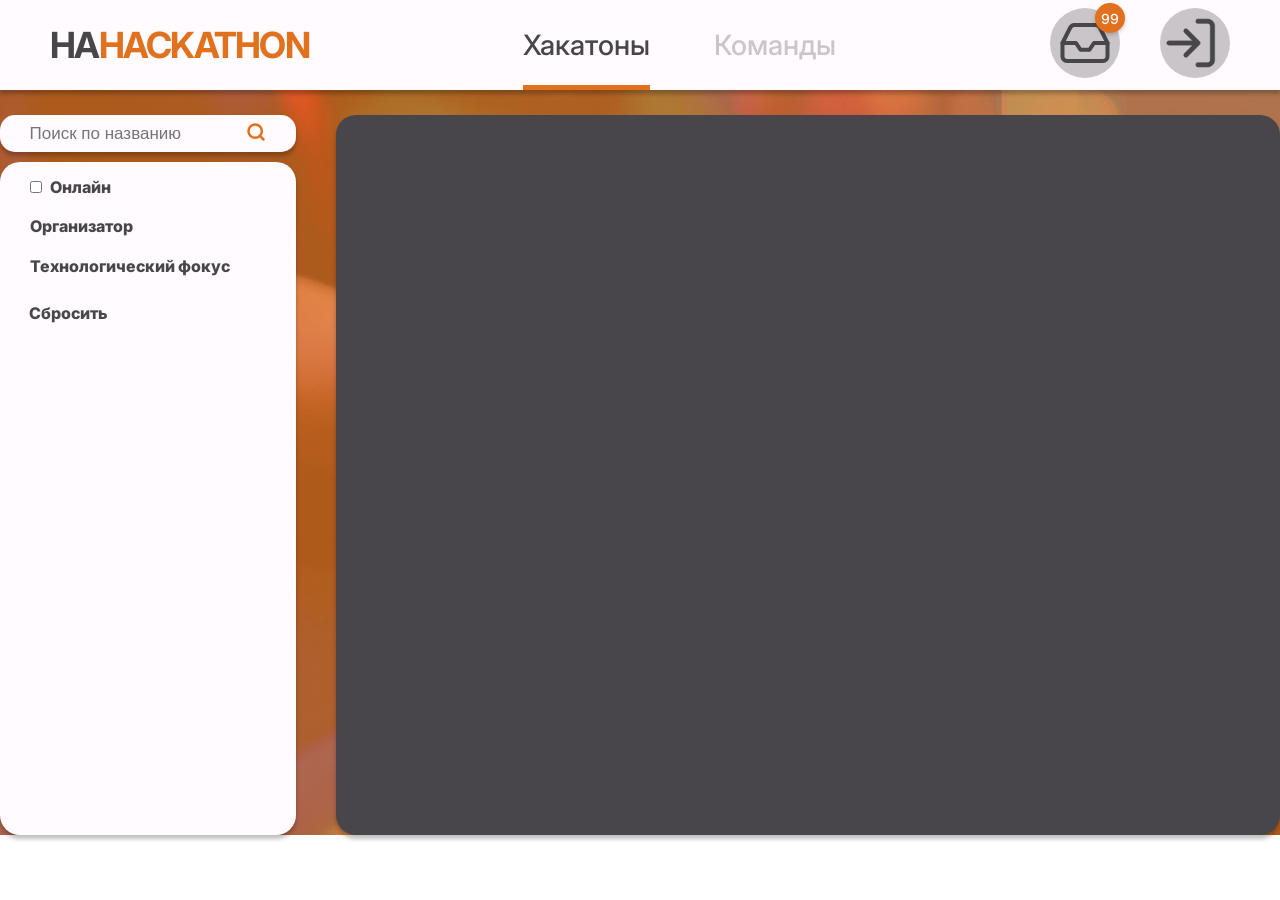
<file: index.html>
<!DOCTYPE html>
<html lang="en">
<head>
    <meta charset="UTF-8">
    <meta name="viewport" content="width=device-width, initial-scale=1.0">
    <link rel="stylesheet" href="css/style.css">
    <script src="js/config.js"></script>
    <script src="js/hackathons.js" defer></script>
    <title>Хакатоны</title>
</head>
<body>
    <header>
        <div class="logo"><span>HA</span>HACKATHON</div>
        <div class="menu">
            <div class="active">
                <a href="index.html">Хакатоны</a>
                <div></div>
            </div>
            <div class="inactive">
                <a href="teams.html">Команды</a>
                <div></div>
            </div>
        </div>
        <div class="circles">
            <button class="notification">
                <div class="icon"><img src="svg/inbox.svg"></div>
                <div class="count">99</div>
            </button>
            <a class="profile" href="auth.html"><img src="img/log_in.png"></a>
        </div>
    </header>
    <div class="content">
        <div class="left-menu">
            <div class="search-hackathon">
                <form>
                    <input type="text" placeholder="Поиск по названию" name="search" id="search-input">
                    <button onclick="handleSearch(event)"><img src="img/search.svg"></button>
                </form>
            </div>
            <form class="filter-section">
                <div class="filter-group">
                    <label class="online"><input type="checkbox" name="online" value="true">Онлайн</label>
                </div>
                
                <div class="filter-group">
                    <div class="filter-title">Организатор</div>
                    <div id="org" class="filter-content">
                    </div>
                </div>
                
                <div class="filter-group">
                    <div class="filter-title">Технологический фокус</div>
                    <div id="tf" class="filter-content">
                    </div>
                </div>
                <button class="clear_filter_btn" onclick="resetFilters(event)">Сбросить</button>
            </form>
        </div>
        <div class="hackathons-container"></div>
    </div>
</body>
</html>
</file>
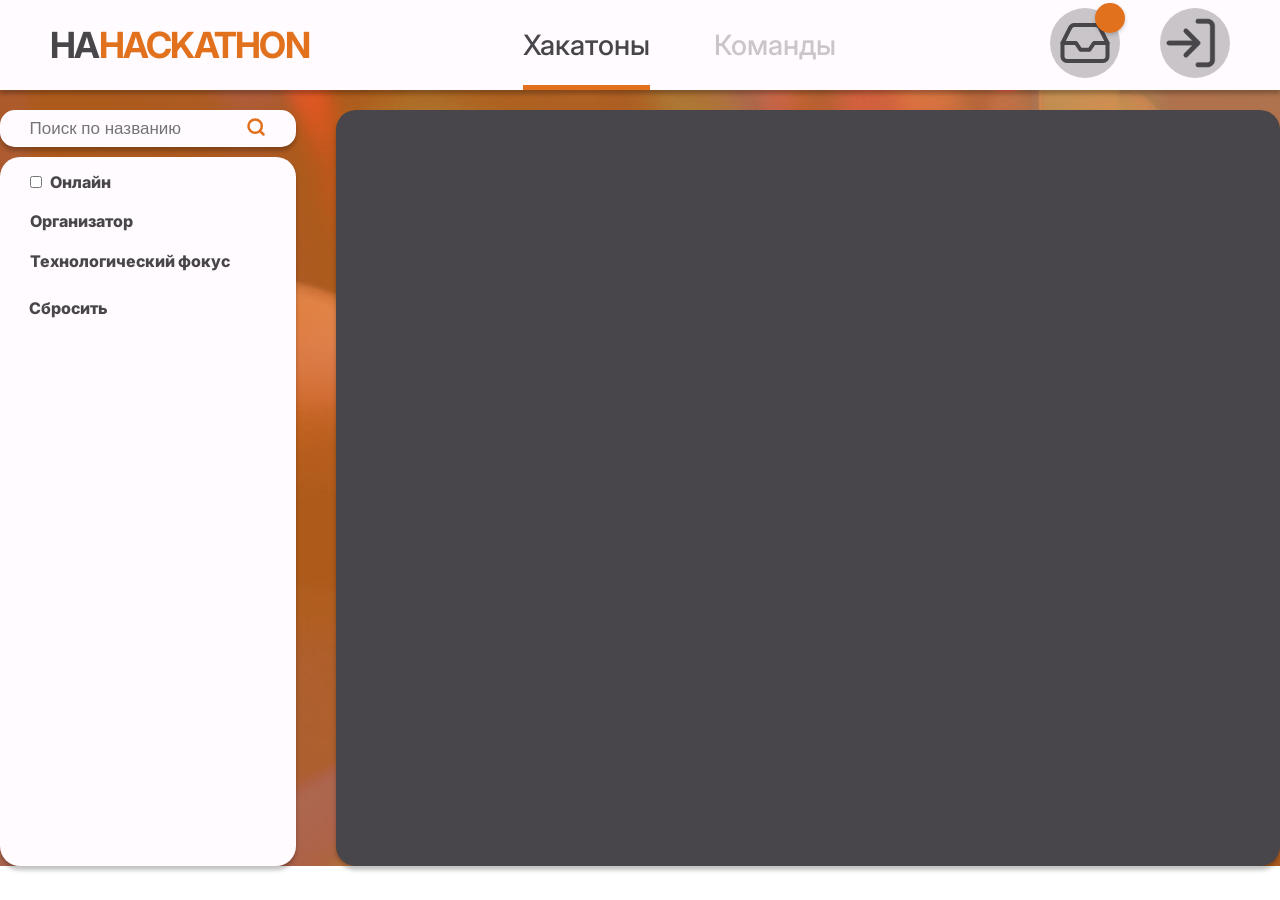
<file: static/index.html>
<!DOCTYPE html>
<html lang="en">
<head>
    <meta charset="UTF-8">
    <meta name="viewport" content="width=device-width, initial-scale=1.0">
    <link rel="stylesheet" href="css/style.css">
    <script src="js/config.js" defer></script>
    <script src="js/header.js" defer></script>
    <script src="js/hackathons.js" defer></script>
    <title>Хакатоны</title>
</head>
<body>
    <header>
        <div class="logo"><span>HA</span>HACKATHON</div>
        <div class="menu">
            <div class="active">
                <a href="index.html">Хакатоны</a>
                <div></div>
            </div>
            <div class="inactive">
                <a href="teams.html">Команды</a>
                <div></div>
            </div>
        </div>
        <div class="circles">
            <button id="notification" class="notification">
                <div class="icon"><img src="svg/inbox.svg"></div>
                <div id="notification-count" class="count"></div>
            </button>
            <a class="profile" href="auth.html" id="profile-link"><img src="img/log_in.png" id="profile-avatar"></a>
        </div>
    </header>
    <div class="content">
        <div id="notifications-popup" class="popup">
            <div class="popup-title">Уведомления</div>
            <div id="notifications-container" class="notifications-container">
            </div>
        </div>
        <div id="notification-modal" class="modal">
            <div class="modal-content">
                <span class="close-modal">&times;</span>
                <p class="modal-title" id="modal-title"></p>
                <p id="modal-text"></p>
            </div>
        </div>
        <div class="left-menu">
            <div class="search-hackathon">
                <form>
                    <input type="text" placeholder="Поиск по названию" name="search" id="search-input">
                    <button onclick="handleSearch(event)"><img src="img/search.svg"></button>
                </form>
            </div>
            <form class="filter-section">
                <div class="filter-group">
                    <label class="online"><input type="checkbox" name="online" value="true">Онлайн</label>
                </div>
                
                <div class="filter-group">
                    <div class="filter-title">Организатор</div>
                    <div id="org" class="filter-content">
                    </div>
                </div>
                
                <div class="filter-group">
                    <div class="filter-title">Технологический фокус</div>
                    <div id="tf" class="filter-content">
                    </div>
                </div>
                <button class="clear_filter_btn" onclick="resetFilters(event)">Сбросить</button>
            </form>
        </div>
        <div class="hackathons-container"></div>
    </div>
</body>
</html>
</file>
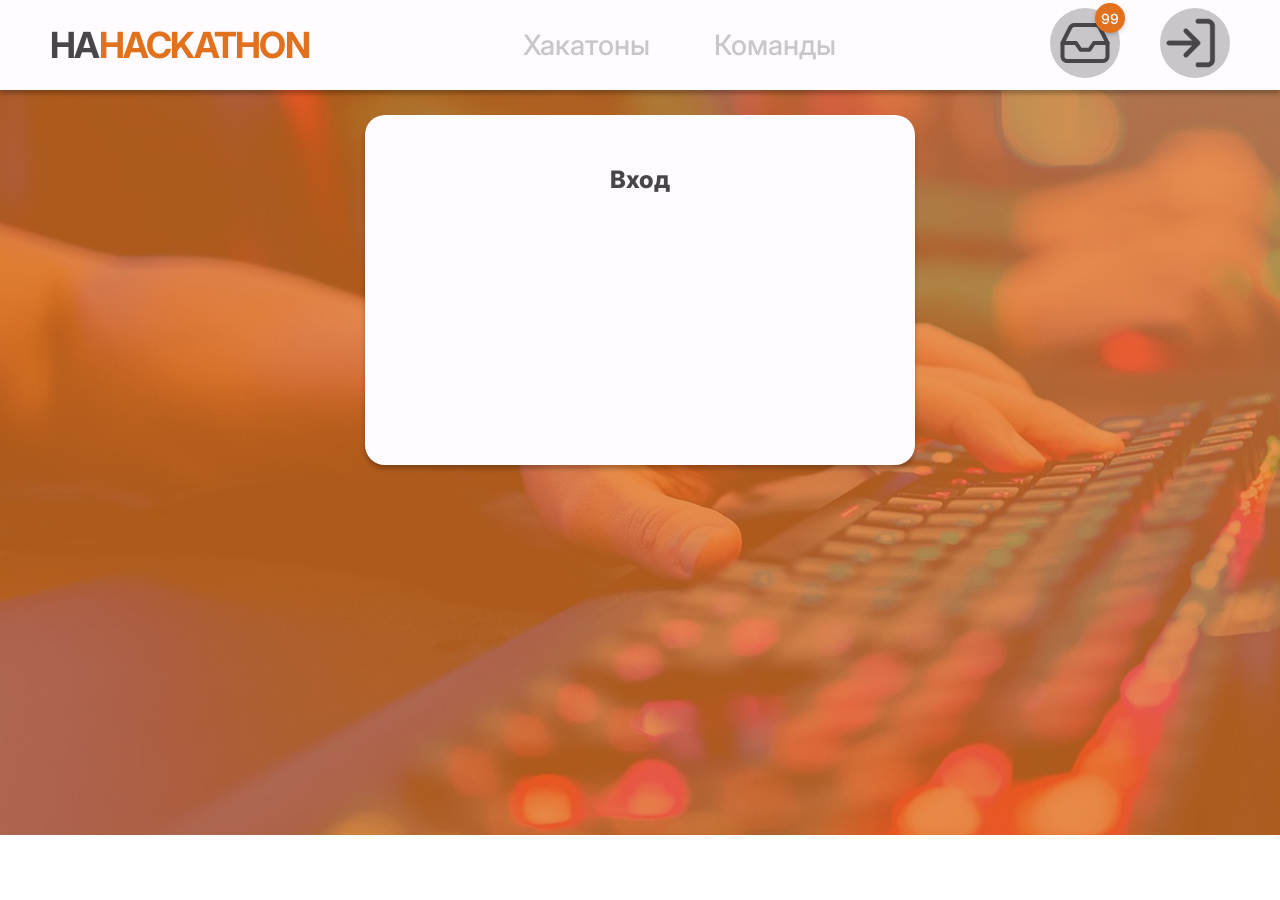
<file: auth.html>
<!DOCTYPE html>
<html lang="en">
<head>
    <meta charset="UTF-8">
    <meta name="viewport" content="width=device-width, initial-scale=1.0">
    <link rel="stylesheet" href="css/style.css">
    <script src="js/config.js"></script>
    <script src="js/auth.js"></script>
    <title>Команды</title>
</head>
<body>
    <header>
        <div class="logo"><span>HA</span>HACKATHON</div>
        <div class="menu">
            <div class="inactive">
                <a href="index.html">Хакатоны</a>
                <div></div>
            </div>
            <div class="inactive">
                <a href="teams.html">Команды</a>
                <div></div>
            </div>
        </div>
        <div class="circles">
            <button class="notification">
                <div class="icon"><img src="svg/inbox.svg"></div>
                <div class="count">99</div>
            </button>
            <a class="profile" href="profile.html"><img src="img/log_in.png"></a>
        </div>
    </header>
    <div class="content">
        <div class="log-in">
            <p>Вход</p>
            <script async src="https://telegram.org/js/telegram-widget.js?7"
                data-telegram-login="hahackathon_bot" 
                data-size="large"
                data-userpic="false"
                data-radius="10"
                data-request-access="write"
                data-userpic="false"
                data-onauth="onTelegramAuth(user)"
                data-lang="ru">
            </script>
        </div>
    </div>
</body>
</html>
</file>
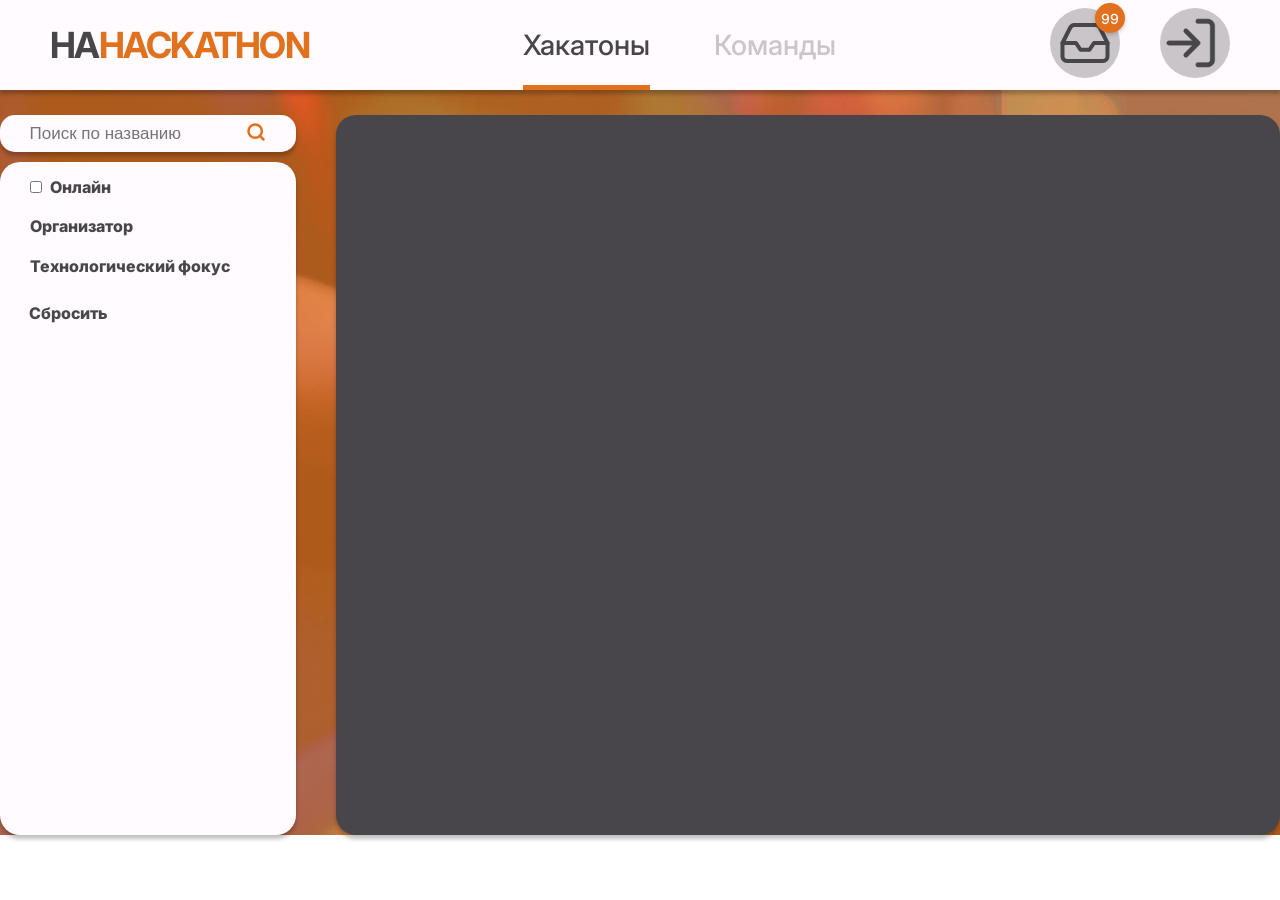
<file: hackathons.html>
<!DOCTYPE html>
<html lang="en">
<head>
    <meta charset="UTF-8">
    <meta name="viewport" content="width=device-width, initial-scale=1.0">
    <link rel="stylesheet" href="css/style.css">
    <script src="js/hackathons.js" defer></script>
    <title>Хакатоны</title>
</head>
<body>
    <header>
        <div class="logo"><span>HA</span>HACKATHON</div>
        <div class="menu">
            <div class="active">
                <a href="hackathons.html">Хакатоны</a>
                <div></div>
            </div>
            <div class="inactive">
                <a href="teams.html">Команды</a>
                <div></div>
            </div>
        </div>
        <div class="circles">
            <button class="notification">
                <div class="icon"><img src="svg/inbox.svg"></div>
                <div class="count">99</div>
            </button>
            <a class="profile" href="profile.html"><img src="img/log_in.png"></a>
        </div>
    </header>
    <div class="content">
        <div class="left-menu">
            <div class="search-hackathon">
                <form>
                    <input type="text" placeholder="Поиск по названию" name="search" id="search-input">
                    <button onclick="handleSearch(event)"><img src="img/search.svg"></button>
                </form>
            </div>
            <form class="filter-section">
                <div class="filter-group">
                    <label class="online"><input type="checkbox" name="online" value="true">Онлайн</label>
                </div>
                
                <div class="filter-group">
                    <div class="filter-title">Организатор</div>
                    <div id="org" class="filter-content">
                    </div>
                </div>
                
                <div class="filter-group">
                    <div class="filter-title">Технологический фокус</div>
                    <div id="tf" class="filter-content">
                    </div>
                </div>
                <button class="clear_filter_btn" onclick="resetFilters(event)">Сбросить</button>
            </form>
        </div>
        <div class="hackathons-container"></div>
    </div>
</body>
</html>
</file>
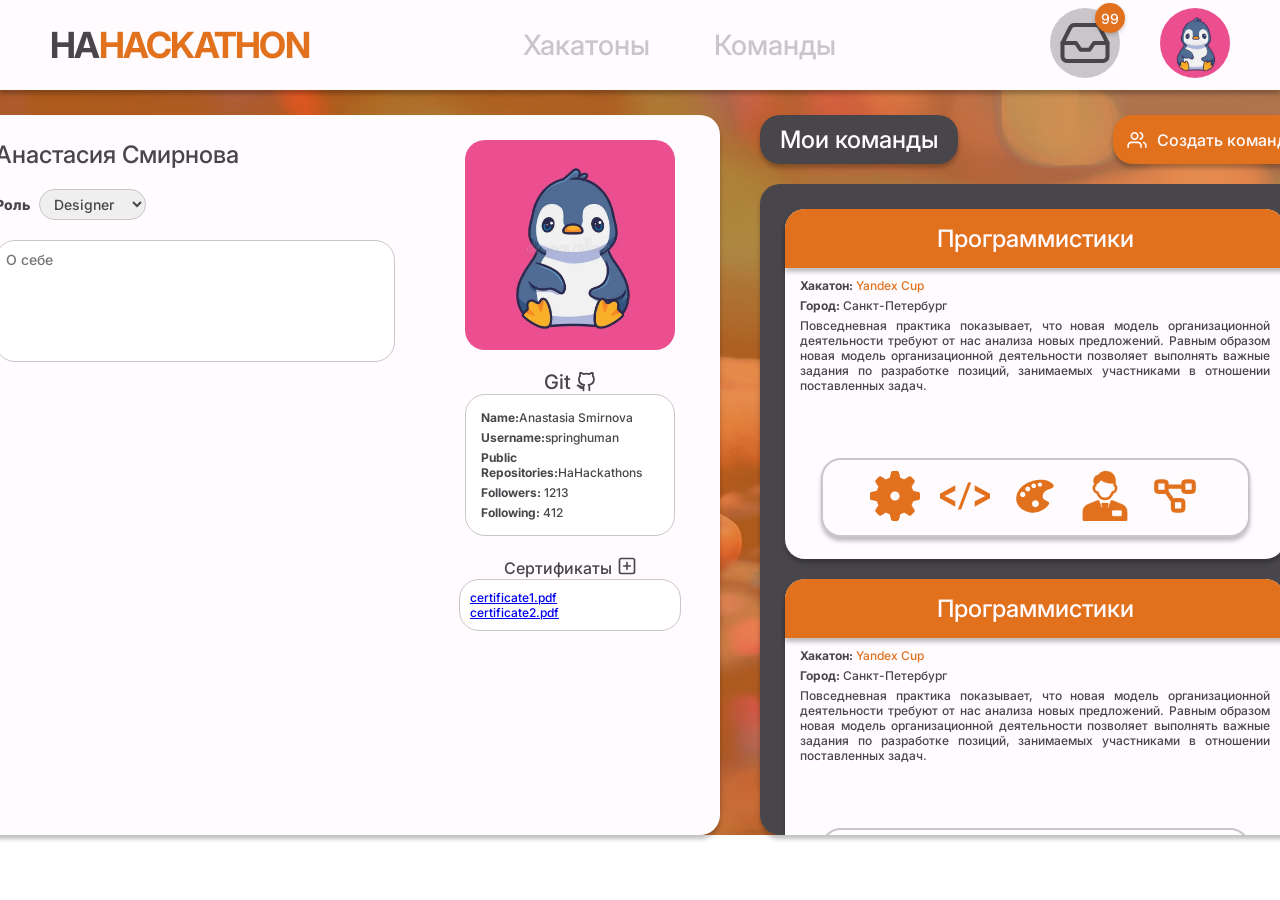
<file: profile-reg.html>
<!DOCTYPE html>
<html lang="en">
<head>
    <meta charset="UTF-8">
    <meta name="viewport" content="width=device-width, initial-scale=1.0">
    <link rel="stylesheet" href="css/style.css">
    <title>Команды</title>
</head>
<body>
    <header>
        <div class="logo"><span>HA</span>HACKATHON</div>
        <div class="menu">
            <div class="inactive">
                <a href="hackathons.html">Хакатоны</a>
                <div></div>
            </div>
            <div class="inactive">
                <a href="teams.html">Команды</a>
                <div></div>
            </div>
        </div>
        <div class="circles">
            <button class="notification">
                <div class="icon"><img src="svg/inbox.svg"></div>
                <div class="count">99</div>
            </button>
            <a class="profile" href="profile.html"><img src="img/profile_photo.jpeg"></a>
        </div>
    </header>
    <div class="content">
        <div class="profile-info">
            <div class="profile-info-left">
                <div class="profile-name">Анастасия Смирнова</div>
                <div class="profile-role">
                    <label for="fruits">Роль</label>
                    <select id="fruits" name="fruits">
                        <option value="apple">Designer</option>
                        <option value="banana">Back-end</option>
                        <option value="orange">Front-end</option>
                    </select>
                </div>
                <textarea name="profile-about-you" class="profile-about-you" placeholder="О себе"></textarea>
                <div class="profile-intersting"></div>
                <div class="skills"></div>
            </div>
            <div class="profile-info-right">
                <img class='profile-img' src="img/profile_photo.jpeg">
                <div class="profile-git">
                    <div class="git-title">
                        <p>Git</p>
                        <img src="img/github.svg">
                    </div>
                    <div class="git-content">
                        <p><strong>Name:</strong>Anastasia Smirnova</p>
                        <p><strong>Username:</strong>springhuman</p>
                        <p><strong>Public Repositories:</strong>HaHackathons</p>
                        <p><strong>Followers:</strong> 1213</p>
                        <p><strong>Following:</strong> 412</p>
                    </div>
                </div>
                <div class="profile-docs">
                    <form action="/upload" method="post" enctype="multipart/form-data">
                        <p>Сертификаты</p>
                        <div class="file-upload">
                            <img src="img/plus-square.svg">
                            <input type="file" name="certificateFile" id="certificateFile" accept=".pdf,.doc,.docx">
                        </div>
                    </form>
                    <ul>
                        <ol><a href="ИСТ-113_Смирнова_АЕ5.pdf" target="_blank">certificate1.pdf</a></ol>
                        <ol><a href="ИСТ-113_Смирнова_АЕ5.pdf" target="_blank">certificate2.pdf</a></ol>
                    </ul>
                </div>
            </div>
        </div>
        <div class="rignt-menu">
            <div class="rignt-menu-top">
                <div class="my-teams-title">Мои команды</div>
                <button class="btn-create-team"><img src="img/create_team.svg">Создать команду</button>
            </div>
            <div class="my-teams">
                <div class="teams-card">
                    <div class="team-name">
                        <p>Программистики</p>
                    </div>
                    <div class="team-info">
                        <p><strong>Хакатон: </strong><a href="hackathons.html">Yandex Cup</a></p>
                        <p><strong>Город: </strong>Санкт-Петербург</p>
                        <p>Повседневная практика показывает, что новая модель организационной деятельности требуют от нас анализа новых предложений. Равным образом новая модель организационной деятельности позволяет выполнять важные задания по разработке позиций, занимаемых участниками в отношении поставленных задач.</p>
                    </div>
                    <div class="team-members">
                        <button type="submit"><img src="img/back.svg"></button>
                        <button type="submit"><img src="img/front.svg"></button>
                        <button type="submit"><img src="img/designer.svg"></button>
                        <button type="submit"><img src="img/project.svg"></button>
                        <button type="submit"><img src="img/sa.svg"></button>
                    </div>
                </div>
                <div class="teams-card">
                    <div class="team-name">
                        <p>Программистики</p>
                    </div>
                    <div class="team-info">
                        <p><strong>Хакатон: </strong><a href="hackathons.html">Yandex Cup</a></p>
                        <p><strong>Город: </strong>Санкт-Петербург</p>
                        <p>Повседневная практика показывает, что новая модель организационной деятельности требуют от нас анализа новых предложений. Равным образом новая модель организационной деятельности позволяет выполнять важные задания по разработке позиций, занимаемых участниками в отношении поставленных задач.</p>
                    </div>
                    <div class="team-members">
                        <button type="submit"><img src="img/back.svg"></button>
                        <button type="submit"><img src="img/front.svg"></button>
                        <button type="submit"><img src="img/designer.svg"></button>
                        <button type="submit"><img src="img/project.svg"></button>
                        <button type="submit"><img src="img/sa.svg"></button>
                    </div>
                </div>
                <div class="teams-card">
                    <div class="team-name">
                        <p>Программистики</p>
                    </div>
                    <div class="team-info">
                        <p><strong>Хакатон: </strong><a href="hackathons.html">Yandex Cup</a></p>
                        <p><strong>Город: </strong>Санкт-Петербург</p>
                        <p>Повседневная практика показывает, что новая модель организационной деятельности требуют от нас анализа новых предложений. Равным образом новая модель организационной деятельности позволяет выполнять важные задания по разработке позиций, занимаемых участниками в отношении поставленных задач.</p>
                    </div>
                    <div class="team-members">
                        <button type="submit"><img src="img/back.svg"></button>
                        <button type="submit"><img src="img/front.svg"></button>
                        <button type="submit"><img src="img/designer.svg"></button>
                        <button type="submit"><img src="img/project.svg"></button>
                        <button type="submit"><img src="img/sa.svg"></button>
                    </div>
                </div>
            </div>
        </div>
    </div>
</body>
</html>
</file>
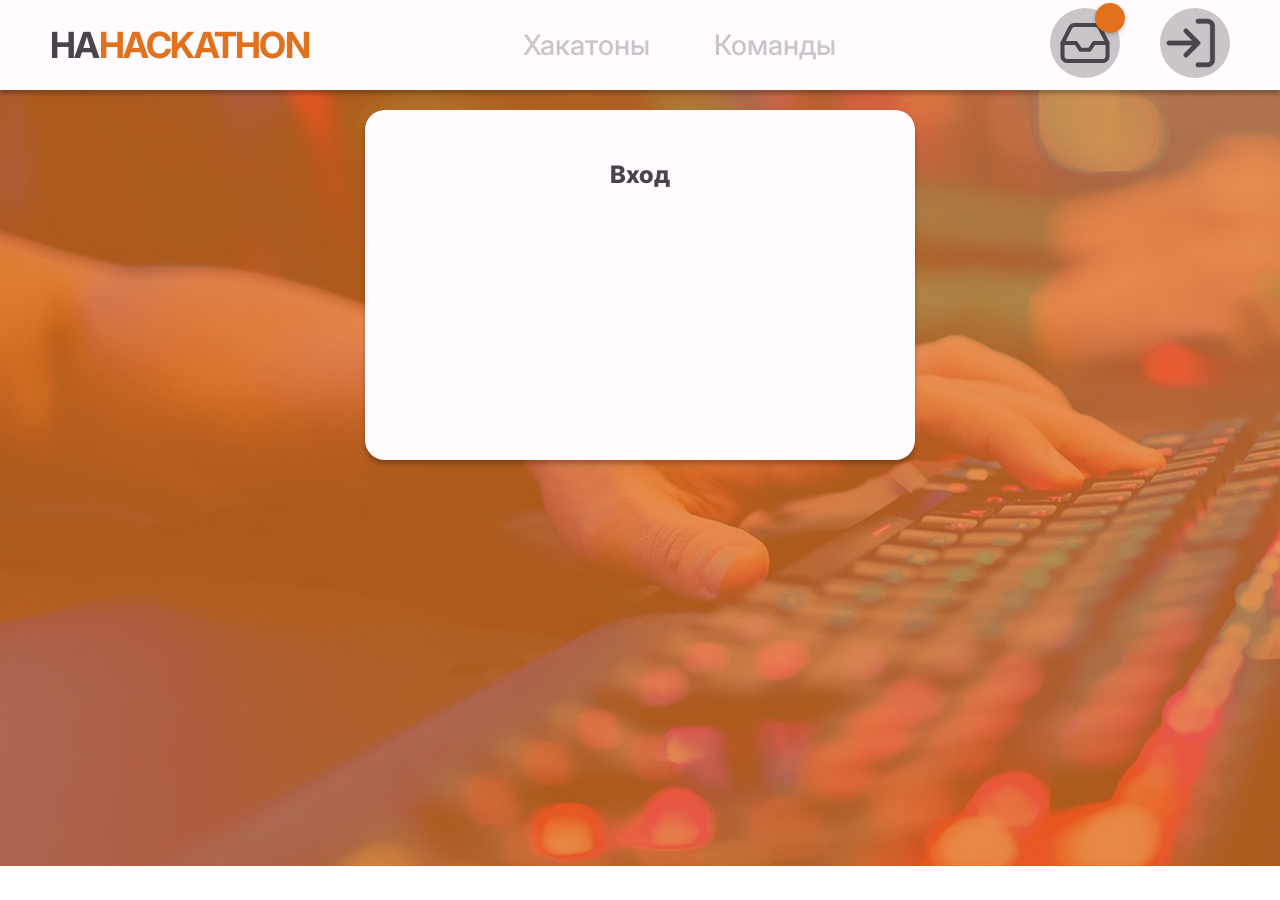
<file: static/auth.html>
<!DOCTYPE html>
<html lang="en">
<head>
    <meta charset="UTF-8">
    <meta name="viewport" content="width=device-width, initial-scale=1.0">
    <link rel="stylesheet" href="css/style.css">
    <script src="js/config.js" defer></script>
    <script src="js/header.js" defer></script>
    <script src="js/auth.js" defer></script>
    <title>Команды</title>
</head>
<body>
    <header>
        <div class="logo"><span>HA</span>HACKATHON</div>
        <div class="menu">
            <div class="inactive">
                <a href="index.html">Хакатоны</a>
                <div></div>
            </div>
            <div class="inactive">
                <a href="teams.html">Команды</a>
                <div></div>
            </div>
        </div>
        <div class="circles">
            <button class="notification">
                <div class="icon"><img src="svg/inbox.svg"></div>
                <div class="count" id="notification-count"></div>
            </button>
            <a class="profile" href="auth.html" id="profile-link"><img src="img/log_in.png" id="profile-avatar"></a>
        </div>
    </header>
    <div class="content">
        <div id="notifications-popup" class="popup">
            <div class="popup-title">Уведомления</div>
            <div id="notifications-container" class="notifications-container">
            </div>
        </div>
        <div id="notification-modal" class="modal">
            <div class="modal-content">
                <span class="close-modal">&times;</span>
                <p class="modal-title" id="modal-title"></p>
                <p id="modal-text"></p>
            </div>
        </div>
        <div class="log-in">
            <p>Вход</p>
            <script async src="https://telegram.org/js/telegram-widget.js?7"
                data-telegram-login="hahackathon_bot" 
                data-size="large"
                data-userpic="false"
                data-radius="10"
                data-request-access="write"
                data-userpic="false"
                data-onauth="onTelegramAuth(user)"
                data-lang="ru">
            </script>
        </div>
    </div>
</body>
</html>
</file>
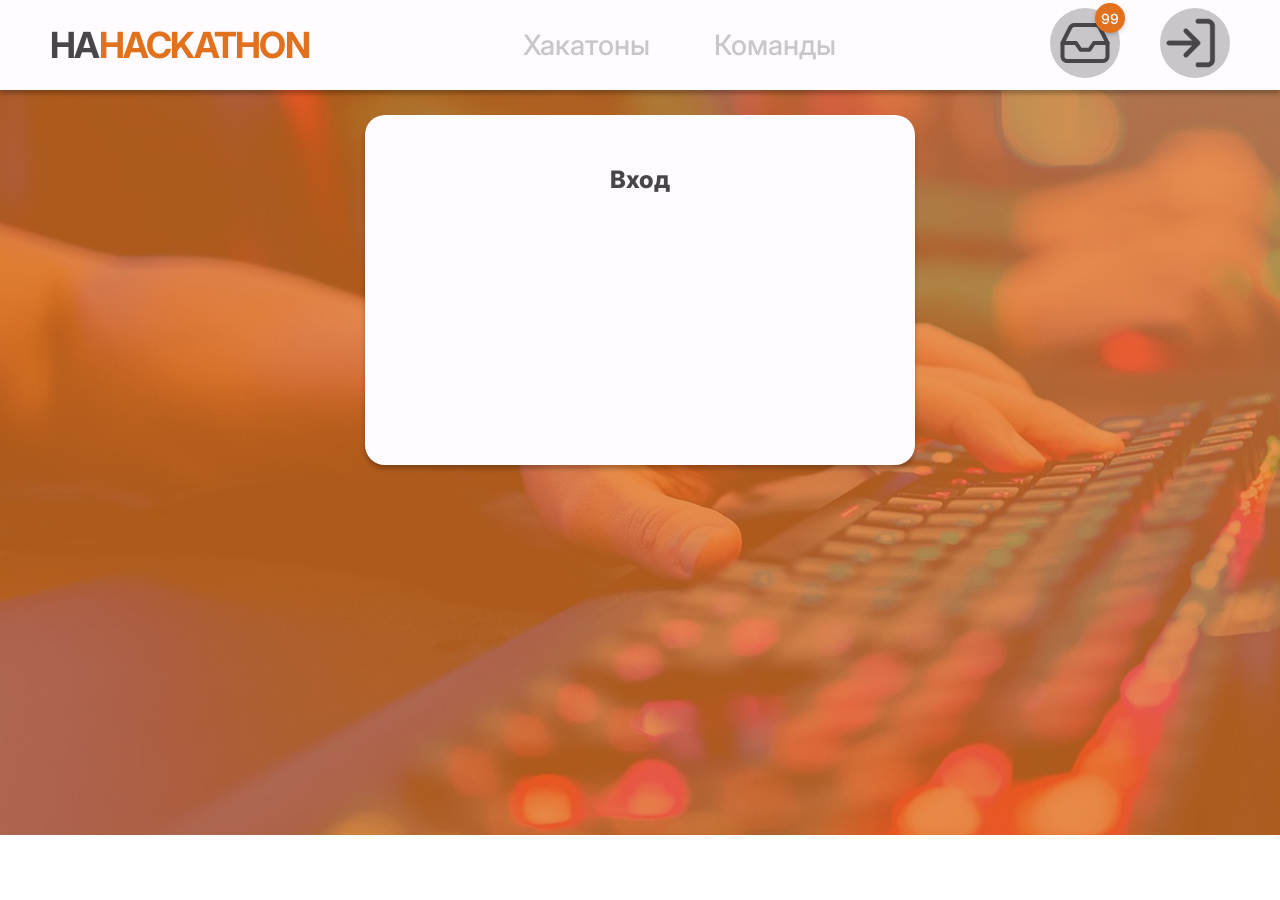
<file: static/profile.html>
<!DOCTYPE html>
<html lang="en">
<head>
    <meta charset="UTF-8">
    <meta name="viewport" content="width=device-width, initial-scale=1.0">
    <link rel="stylesheet" href="css/style.css">
    <script src="js/config.js" defer></script>
    <script src="js/header.js" defer></script>
    <script src="js/profile.js" defer></script>
    <title>Профиль</title>
</head>
<body>
    <header>
        <div class="logo"><span>HA</span>HACKATHON</div>
        <div class="menu">
            <div class="inactive">
                <a href="index.html">Хакатоны</a>
                <div></div>
            </div>
            <div class="inactive">
                <a href="teams.html">Команды</a>
                <div></div>
            </div>
        </div>
        <div class="circles">
            <button class="notification">
                <div class="icon"><img src="svg/inbox.svg"></div>
                <div class="count" id="notification-count"></div>
            </button>
            <a class="profile" href="auth.html" id="profile-link"><img src="img/log_in.png" id="profile-avatar"></a>
        </div>
    </header>
    <div class="content">
        <div id="notifications-popup" class="popup">
            <div class="popup-title">Уведомления</div>
            <div id="notifications-container" class="notifications-container">
            </div>
        </div>
        <div id="notification-modal" class="modal">
            <div class="modal-content">
                <span class="close-modal">&times;</span>
                <p class="modal-title" id="modal-title"></p>
                <p id="modal-text"></p>
            </div>
        </div>
        <div class="profile-info">
            <div class="profile-info-left">
                <div class="profile-name">Unknown</div>
                <div class="profile-role">
                    <label for="role">Роль</label>
                    <select id="roles-select" name="roles-select">
                    </select>
                </div>
                <textarea name="profile-about-you" id="profile-about-you" class="profile-about-you" placeholder="О себе"></textarea>
                <button class="profile-save-btn" id="profile-save-btn">Сохранить</button>
                <div class="profile-intersting">
                    <div class="profile-intersting-title">
                        <p>Интересы</p>
                        <button onclick="ChangeIntersting()"><img src="img/plus-square.svg"></button>
                    </div>
                    <div class="profile-intersting-container">
                    </div>
                </div>
                <div class="profile-intersting-form" id="profile-intersting-form">
                    <p>Интересы</p>
                    <div class="profile-intersting-checkbox" id="intersting">
                    </div>
                    <div class="profile-intersting-btn">
                        <button class="profile-intersting-save-btn" onclick="SaveIntersting()">Сохранить</button>
                        <button class="profile-intersting-close-btn" onclick="CloseIntersting()">Отмена</button>
                    </div>
                </div>
                <div class="skills">
                    <div class="skills-title">
                        <p>Навыки</p>
                        <button onclick="ChangeSkills()"><img src="img/plus-square.svg"></button>
                    </div>
                    <div class="skills-container">
                    </div>
                    <div class="form-checklist" id="form-checklist">
                        <div id="form-checklist-details" class="form-checklist-details">
                        </div>
                        <div class="form-cl-buttons">
                            <button class="form-cl-create-button" onclick="createCLForm()">Сохранить</button>
                            <button class="form-cl-close-button" onclick="closeCLForm()">Отмена</button>
                        </div>
                    </div>
                </div>
            </div>
            <div class="profile-info-right">
                <img class='profile-img' src="img/profile_photo.jpeg">
                <div class="profile-git">
                    <div class="git-title">
                        <p>Git</p>
                        <img src="img/github.svg">
                        <button onclick="ChangeGit()"><img src="img/plus-square.svg"></button>
                    </div>
                    <div id="git-content" class="git-content">
                    </div>
                    <div class="git-form" id="git-form">
                        <p>Укажите свой git</p>
                        <input type="text" placeholder="" name="git_link" id="git_link">
                        <div class="git-btn">
                            <button class="git-save-btn" onclick="SaveGit()">Сохранить</button>
                            <button class="git-close-btn" onclick="CloseGit()">Отмена</button>
                        </div>
                    </div>
                </div>
                <div class="profile-docs">
                    <form id="upload-form" enctype="multipart/form-data">
                        <p>Сертификаты</p>
                        <div class="file-upload">
                            <img src="img/plus-square.svg" onclick="document.getElementById('certificateFile').click()">
                            <input type="file" name="certificateFile" id="certificateFile" accept=".pdf,.doc,.docx">
                        </div>
                    </form>
                    <ul id="certificate-list">
                    </ul>
                </div>
            </div>
        </div>
        <div class="rignt-menu">
            <div class="rignt-menu-top">
                <div class="my-teams-title">Мои команды</div>
                <button class="btn-create-team"><img src="img/create_team.svg">Создать команду</button>
            </div>
            <div class="my-teams" id="teams-container">
            </div>
        </div>
        <div id="tm-modal" class="modal">
            <div class="modal-content">
                <span class="close-modal">&times;</span>
                <p class="modal-title" id="tm-modal-title"></p>
                <p id="tm-modal-text"></p>
            </div>
        </div>
    </div>
</body>
</html>
</file>
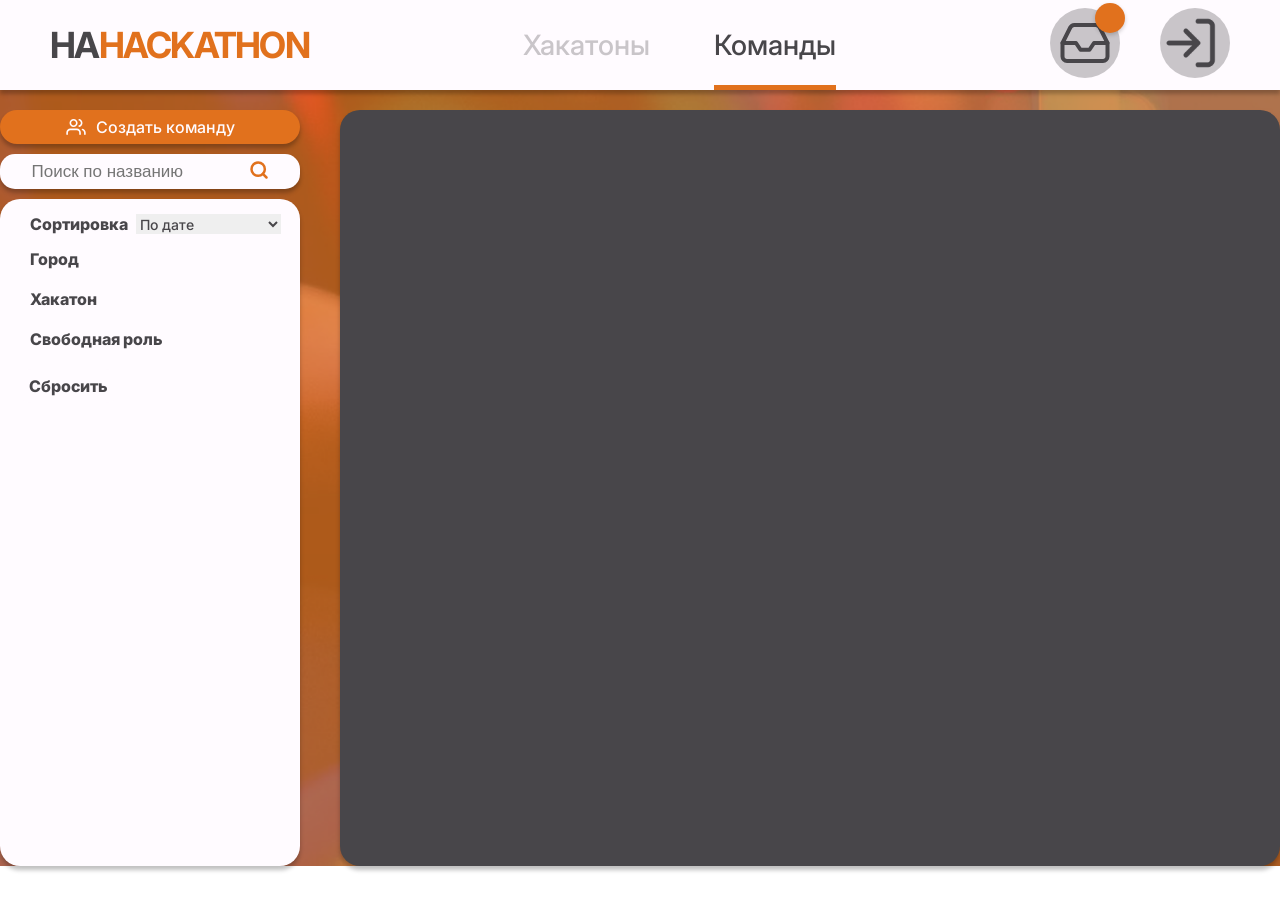
<file: static/teams.html>
<!DOCTYPE html>
<html lang="en">
<head>
    <meta charset="UTF-8">
    <meta name="viewport" content="width=device-width, initial-scale=1.0">
    <link rel="stylesheet" href="css/style.css">
    <script src="js/config.js" defer></script>
    <script src="js/header.js" defer></script>
    <script src="js/teams.js" defer></script>
    <title>Команды</title>
</head>
<body>
    
    <header>
        <div class="logo"><span>HA</span>HACKATHON</div>
        <div class="menu">
            <div class="inactive">
                <a href="index.html">Хакатоны</a>
                <div></div>
            </div>
            <div class="active">
                <a href="teams.html">Команды</a>
                <div></div>
            </div>
        </div>
        <div class="circles">
            <button class="notification">
                <div class="icon"><img src="svg/inbox.svg"></div>
                <div class="count" id="notification-count"></div>
            </button>
            <a class="profile" href="auth.html" id="profile-link"><img src="img/log_in.png" id="profile-avatar"></a>
        </div>
    </header>
    
    <div class="content">
        <div id="notifications-popup" class="popup">
            <div class="popup-title">Уведомления</div>
            <div id="notifications-container" class="notifications-container">
            </div>
        </div>
        <div id="notification-modal" class="modal">
            <div class="modal-content">
                <span class="close-modal">&times;</span>
                <p class="modal-title" id="modal-title"></p>
                <p id="modal-text"></p>
            </div>
        </div>
        <div class="left-menu">
            
            <button onclick="openTeamForm()" class="btn-create-team"><img src="img/create_team.svg">Создать команду</button>

            <div id="form-create-team" class="form-create-team">
                <h2>Создать команду</h2>
                <input type="text" id="name" name="name" placeholder="Название">
                <select id="form-hackathon-select" name="form-hackathon-select">
                </select>
                <select id="form-city-select" name="form-city-select">
                </select>
                <textarea id="form-description" placeholder="Описание"></textarea>
                <div class="form-team-members">
                    <div class="form-member">
                        <label for="form-team-members1">Роль 1</label>
                        <select class="form-roles-select" id="form-team-members1" name="form-team-members">
                        </select>
                        <button onclick="openCLForm('form-team-members1')">Навыки</button>
                    </div>
                    <div class="form-member">
                        <label for="form-team-members2">Роль 2</label>
                        <select class="form-roles-select" id="form-team-members2" name="form-team-members">
                        </select>
                        <button onclick="openCLForm('form-team-members2')">Навыки</button>
                    </div>
                    <div class="form-member">
                        <label for="form-team-members3">Роль 3</label>
                        <select class="form-roles-select" id="form-team-members3" name="form-team-members">
                        </select>
                        <button onclick="openCLForm('form-team-members3')">Навыки</button>
                    </div>
                    <div class="form-member">
                        <label for="form-team-members4">Роль 4</label>
                        <select class="form-roles-select" id="form-team-members4" name="form-team-members">
                        </select>
                        <button onclick="openCLForm('form-team-members4')">Навыки</button>
                    </div>
                    <div class="form-member">
                        <label for="form-team-members5">Роль 5</label>
                        <select class="form-roles-select" id="form-team-members5" name="form-team-members">
                        </select>
                        <button onclick="openCLForm('form-team-members5')">Навыки</button>
                    </div>
                </div>
                <div class="form-create-team-buttons">
                    <button class="form-create-team-create-button" id="create-team-btn">Создать</button>
                    <button class="form-create-team-close-button" onclick="closeTeamForm()">Отмена</button>
                </div>
            </div>

            <div class="form-checklist" id="form-checklist">
                <div id="form-checklist-details" class="form-checklist-details">

                </div>
                <div class="form-cl-buttons">
                    <button class="form-cl-create-button" onclick="createCLForm()">Сохранить</button>
                    <button class="form-cl-close-button" onclick="closeCLForm()">Отмена</button>
                </div>
            </div>

            <div class="search-hackathon">
                <form>
                    <input type="text" placeholder="Поиск по названию" name="search">
                    <button type="submit"><img src="img/search.svg"></button>
                </form>
            </div>

            <form class="filter-section">
                <div class="filter-group-list">
                    <label for="sort">Сортировка</label>
                    <select id="sort-select" name="sort-select">
                        <option value="1">По дате</option>
                        <option value="2">По названию</option>
                        <option value="0">По ролевантности</option>
                    </select>
                </div>

                <div class="filter-group">
                    <div class="filter-title">Город</div>
                    <div id="cities-checkbox" class="filter-content">
                    </div>
                </div>
                
                <div class="filter-group">
                    <div class="filter-title">Хакатон</div>
                    <div id="hackathons-checkbox" class="filter-content">
                    </div>
                </div>
                
                <div class="filter-group">
                    <div class="filter-title">Свободная роль</div>
                    <div id="roles-checkbox" class="filter-content">
                    </div>
                </div>
                <button class="clear_filter_btn" onclick="resetFilters(event)">Сбросить</button>
            </form>
        </div>

        <div class="teams-container" id="teams-container">
        </div>
    </div> 
</body>
</html>
</file>
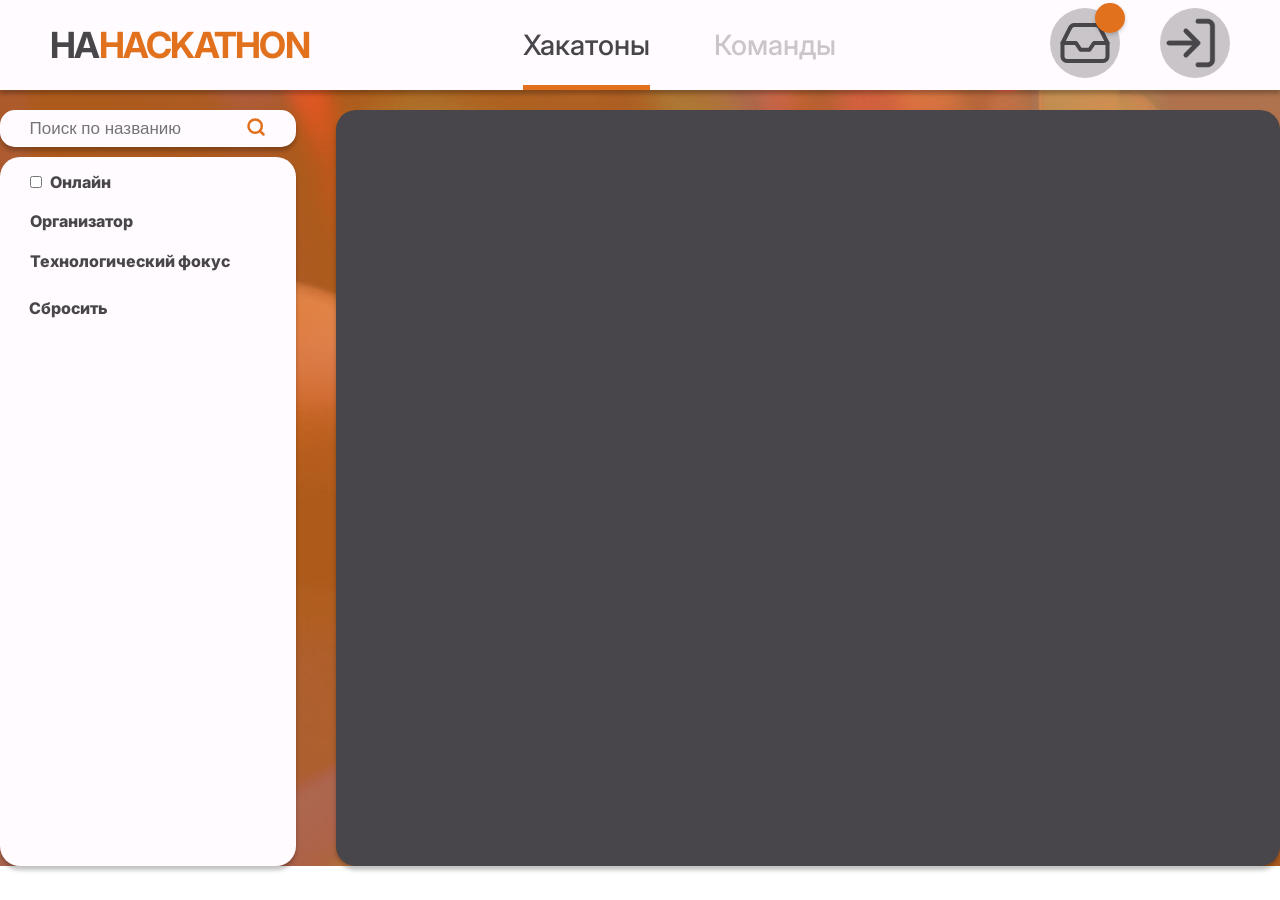
<file: static/view_profile.html>
<!DOCTYPE html>
<html lang="en">
<head>
    <meta charset="UTF-8">
    <meta name="viewport" content="width=device-width, initial-scale=1.0">
    <link rel="stylesheet" href="css/style.css">
    <script src="js/config.js" defer></script>
    <script src="js/header.js" defer></script>
    <script src="js/view_profile.js" defer></script>
    <title>Профиль</title>
</head>
<body>
    <header>
        <div class="logo"><span>HA</span>HACKATHON</div>
        <div class="menu">
            <div class="inactive">
                <a href="index.html">Хакатоны</a>
                <div></div>
            </div>
            <div class="inactive">
                <a href="teams.html">Команды</a>
                <div></div>
            </div>
        </div>
        <div class="circles">
            <button class="notification">
                <div class="icon"><img src="svg/inbox.svg"></div>
                <div class="count" id="notification-count"></div>
            </button>
            <a class="profile" href="auth.html" id="profile-link"><img src="img/log_in.png" id="profile-avatar"></a>
        </div>
    </header>
    <div class="content">
        <div id="notifications-popup" class="popup">
            <div class="popup-title">Уведомления</div>
            <div id="notifications-container" class="notifications-container">
            </div>
        </div>
        <div id="notification-modal" class="modal">
            <div class="modal-content">
                <span class="close-modal">&times;</span>
                <p class="modal-title" id="modal-title"></p>
                <p id="modal-text"></p>
            </div>
        </div>
        <div class="profile-info">
            <div class="profile-info-left">
                <div class="profile-name">Unknown</div>
                <div class="view-profile-role">
                    <div><b>Роль   </b><span id="role"></span></div>
                </div>
                <div id="profile-about-you" class="profile-about-you"></div>
                <div class="profile-intersting">
                    <div class="profile-intersting-title">
                        <p>Интересы</p>
                    </div>
                    <div class="profile-intersting-container">
                    </div>
                </div>
                <div class="skills">
                    <div class="skills-title ">
                        <p>Навыки</p>
                    </div>
                    <div class="skills-container">
                    </div>
                </div>
            </div>
            <div class="profile-info-right">
                <img class='profile-img' src="img/profile_photo.jpeg">
                <div class="profile-git">
                    <div class="git-title">
                        <p>Git</p>
                        <img src="img/github.svg">
                    </div>
                    <div id="git-content" class="git-content">
                    </div>
                </div>
                <div class="profile-docs">
                    <form id="upload-form" enctype="multipart/form-data">
                        <p>Сертификаты</p>
                        <div class="file-upload">
                            <input type="file" name="certificateFile" id="certificateFile" accept=".pdf,.doc,.docx">
                        </div>
                    </form>
                    <ul id="certificate-list">
                    </ul>
                </div>
            </div>
        </div>
</body>
</html>
</file>
<file: css/style.css>
@charset "UTF-8";
@import url(https://fonts.googleapis.com/css2?family=Inter:ital,opsz,wght@0,14..32,100..900;1,14..32,100..900&family=Raleway:ital,wght@0,100..900;1,100..900&display=swap);
* {
  margin: 0;
  padding: 0;
}

body {
  background: url(/img/bg.png) no-repeat;
  background-size: cover;
}

abbr {
  text-decoration: none;
}

header {
  display: flex;
  align-items: center;
  justify-content: space-between;
  height: clamp(60px, 8vw, 90px);
  background-color: #FFFBFF;
  box-shadow: 0px 4px 4px 0px rgba(0, 0, 0, 0.25);
  padding: 0 clamp(20px, 5vw, 50px);
}
header .logo {
  font-family: "Inter", serif;
  font-weight: 700;
  font-size: clamp(20px, 3vw, 36px);
  color: #E1711D;
  letter-spacing: -1.73px;
}
header .logo span {
  color: #48464A;
}
header .menu {
  height: 100%;
  /* Меню занимает всю высоту header */
  display: flex;
  align-items: center;
  gap: clamp(30px, 5vw, 65px);
  /* Промежутки адаптивные */
}
header .menu .active {
  display: flex;
  flex-direction: column;
  align-items: center;
  justify-content: space-between;
  height: 100%;
}
header .menu .active a {
  font-family: "Inter", serif;
  font-weight: 500;
  font-size: clamp(18px, 3vw, 28px);
  color: #48464A;
  text-decoration: none;
  padding-top: 28px;
}
header .menu .active div {
  width: 100%;
  height: 5px;
  background-color: #E1711D;
}
header .menu .inactive a {
  font-family: "Inter", serif;
  font-weight: 500;
  font-size: clamp(18px, 3vw, 28px);
  color: #C9C5C9;
  text-decoration: none;
}
header .circles {
  display: flex;
  gap: clamp(20px, 5vw, 40px);
}
header .circles .notification {
  position: relative;
  display: flex;
  justify-content: center;
  align-items: center;
  width: clamp(40px, 7vw, 70px);
  /* Адаптивная ширина */
  height: clamp(40px, 7vw, 70px);
  /* Адаптивная высота */
  background-color: #C9C5C9;
  border: none;
  border-radius: 50%;
  cursor: pointer;
}
header .circles .notification .icon {
  width: clamp(20px, 5vw, 40px);
  height: clamp(20px, 5vw, 40px);
  display: flex;
  justify-content: center;
  align-items: center;
}
header .circles .notification .count {
  display: flex;
  align-items: center;
  justify-content: center;
  font-family: "Inter", serif;
  font-weight: 500;
  font-size: clamp(10px, 2vw, 14px);
  color: #FFFBFF;
  position: absolute;
  width: clamp(15px, 3vw, 30px);
  height: clamp(15px, 3vw, 30px);
  top: -5px;
  right: -5px;
  background-color: #E1711D;
  border-radius: 50%;
  box-shadow: 0 2px 4px rgba(0, 0, 0, 0.2);
}
header .circles .profile img {
  cursor: pointer;
  width: clamp(40px, 7vw, 70px);
  height: clamp(40px, 7vw, 70px);
  border-radius: 50%;
}

.content {
  display: flex;
  flex-direction: row;
  justify-content: center;
  padding-top: 25px;
  gap: 40px;
  height: 80vh;
}
.content .left-menu {
  display: flex;
  flex-direction: column;
  gap: 10px;
  width: 300px;
  max-height: 800px;
}
.content .left-menu .search-hackathon {
  display: flex;
  justify-content: center;
  align-items: center;
  height: 40px;
  background: #FFFBFF;
  border-radius: 15px;
  box-shadow: 0px 4px 4px 0px rgba(0, 0, 0, 0.25);
}
.content .left-menu .search-hackathon form {
  display: flex;
  flex-direction: row;
  gap: 5px;
}
.content .left-menu .search-hackathon input[type=text] {
  width: 100%;
  height: 28px;
  font-size: 17px;
  border: none;
  background-color: #FFFBFF;
}
.content .left-menu .search-hackathon input[type=text]:focus {
  outline: none;
  border: none;
}
.content .left-menu .search-hackathon button {
  border: none;
  background-color: #FFFBFF;
  cursor: pointer;
}
.content .left-menu .search-hackathon img {
  width: 20px;
  height: 20px;
}
.content .left-menu .filter-section {
  height: 100%;
  background: #FFFBFF;
  border-radius: 20px;
  box-shadow: 0px 4px 4px 0px rgba(0, 0, 0, 0.25);
}
.content .left-menu .filter-section .clear_filter_btn {
  font-family: "Inter", serif;
  font-weight: 800;
  font-size: clamp(12px, 2vw, 16px);
  color: #48464A;
  border: none;
  border-radius: 20px;
  background-color: #FFFBFF;
  cursor: pointer;
  padding: 7px 14px;
  margin-top: 15px;
  margin-left: 15px;
  margin-right: 30px;
}
.content .left-menu .filter-section .clear_filter_btn:hover {
  background-color: #C9C5C9;
}
.content .left-menu .filter-section .filter-content {
  max-height: 15vh;
  overflow-y: auto;
}
.content .left-menu .filter-section .filter-group-list {
  display: flex;
  flex-direction: row;
  font-family: "Inter", serif;
  font-weight: 800;
  font-size: clamp(12px, 2vw, 16px);
  color: #48464A;
  gap: 8px;
}
.content .left-menu .filter-section select {
  font-family: "Inter", serif;
  font-weight: 500;
  font-size: clamp(10px, 2vw, 14px);
  color: #48464A;
  border: none;
}
.content .left-menu .filter-section select:focus {
  outline: none;
  border: none;
}
.content .left-menu .filter-section .filter-group,
.content .left-menu .filter-section .filter-group-list {
  padding-top: 15px;
  padding-left: 30px;
  padding-right: 30px;
}
.content .left-menu .filter-section .filter-group:first-child label {
  font-family: "Inter", serif;
  font-weight: 800;
  font-size: clamp(12px, 2vw, 16px);
  color: #48464A;
}
.content .left-menu .filter-section .filter-group label {
  font-family: "Inter", serif;
  font-weight: 500;
  font-size: clamp(10px, 2vw, 14px);
  color: #48464A;
  display: inline-block;
  cursor: pointer;
  white-space: nowrap;
  overflow: hidden;
  width: 200px;
  text-overflow: ellipsis;
}
.content .left-menu .filter-section .filter-group input[type=checkbox] {
  margin-right: 8px;
  width: 12px;
  height: 12px;
  accent-color: #E1711D;
  cursor: pointer;
}
.content .left-menu .filter-section .filter-title {
  font-family: "Inter", serif;
  font-weight: 800;
  font-size: clamp(12px, 2vw, 16px);
  color: #48464A;
  margin-bottom: 5px;
}
.content .left-menu .filter-section .disabled {
  color: #C9C5C9;
}
.content .hackathons-container,
.content .teams-container {
  background-color: #48464A;
  width: 70vw;
  border-radius: 20px;
  padding: 30px;
  display: flex;
  justify-content: center;
  flex-wrap: wrap;
  gap: 30px;
  overflow-y: auto;
  position: relative;
  box-shadow: inset 0px -4px 6.4px 0px rgba(0, 0, 0, 0.6);
  -ms-overflow-style: none;
  /* IE и Edge */
  scrollbar-width: none;
  /* Firefox */
  overflow-x: hidden;
  box-shadow: 0px 4px 4px 0px rgba(0, 0, 0, 0.25);
}
.content .hackathons-container ::-webkit-scrollbar,
.content .teams-container ::-webkit-scrollbar {
  display: none;
}
.content .hackathons-container .card,
.content .teams-container .card {
  font-family: "Inter", serif;
  font-weight: 500;
  font-size: clamp(6px, 2vw, 10px);
  color: #48464A;
  background: #FFFBFF;
  border-radius: 20px;
  box-shadow: 0px 4px 4px 0px rgba(0, 0, 0, 0.25);
  width: 330px;
  height: 460px;
}
.content .hackathons-container .card img,
.content .teams-container .card img {
  border-radius: 20px 20px 0 0;
  width: 100%;
  height: 200px;
}
.content .hackathons-container .card .card-text,
.content .teams-container .card .card-text {
  margin: 10px;
  height: 170px;
}
.content .hackathons-container .card a,
.content .teams-container .card a {
  text-decoration: none;
  color: #E1711D;
}
.content .hackathons-container .card p,
.content .teams-container .card p {
  font-family: "Inter", serif;
  font-weight: 500;
  font-size: clamp(8px, 2vw, 12px);
  color: #48464A;
  padding-top: 7px;
}
.content .hackathons-container .card .btn-find-team,
.content .teams-container .card .btn-find-team {
  display: flex;
  align-items: center;
  justify-content: center;
  color: #E1711D;
  padding: 12px 24px;
  font-size: 16px;
  font-weight: bold;
  text-decoration: none;
  width: -moz-fit-content;
  width: fit-content;
  margin: 20px auto;
}
.content .hackathons-container .card .btn-find-team img,
.content .teams-container .card .btn-find-team img {
  width: 24px;
  height: 24px;
  margin-right: 8px;
}
.content .log-in {
  background-color: #FFFBFF;
  border-radius: 20px;
  width: 450px;
  height: 250px;
  display: flex;
  flex-direction: column;
  align-items: center;
  gap: 50px;
  padding: 50px;
  box-shadow: 0px 4px 4px 0px rgba(0, 0, 0, 0.25);
}
.content .log-in p {
  font-family: "Inter", serif;
  font-weight: 800;
  font-size: clamp(20px, 2vw, 24px);
  color: #48464A;
}
.content .log-in img {
  width: 25px;
  height: 25px;
}
.content .log-in .btn-log-in {
  font-family: "Inter", serif;
  font-weight: 600;
  font-size: clamp(14px, 2vw, 18px);
  color: #FFFBFF;
  border: none;
  border-radius: 20px;
  background-color: #0088cc;
  cursor: pointer;
  display: flex;
  align-items: center;
  justify-content: center;
  gap: 10px;
  padding: 12px 24px;
  text-decoration: none;
}
.content .profile-info {
  display: flex;
  justify-content: space-between;
  height: 80vh;
  width: 900px;
  background-color: #FFFBFF;
  border-radius: 20px;
  box-shadow: 0px 4px 4px 0px rgba(0, 0, 0, 0.25);
}
.content .rignt-menu {
  display: flex;
  flex-direction: column;
  align-items: center;
  gap: 20px;
}
.content .rignt-menu-top {
  display: flex;
  width: 100%;
  justify-content: space-between;
}
.content .btn-create-team {
  font-family: "Inter", serif;
  font-weight: 500;
  font-size: clamp(20px, 2vw, 24px);
  color: #FFFBFF;
  border: none;
  border-radius: 20px;
  background-color: #E1711D;
  cursor: pointer;
  display: flex;
  align-items: center;
  justify-content: center;
  gap: 10px;
  padding: 7px 14px;
  box-shadow: 0px 4px 4px 0px rgba(0, 0, 0, 0.25);
}
.content .btn-create-team img {
  width: 24px;
  height: 24px;
}
.content .my-teams-title {
  background-color: #48464A;
  font-family: "Inter", serif;
  font-weight: 500;
  font-size: clamp(20px, 2vw, 24px);
  color: #FFFBFF;
  text-align: center;
  padding: 10px 20px;
  border-radius: 20px;
  box-shadow: 0px 4px 4px 0px rgba(0, 0, 0, 0.25);
}
.content .my-teams {
  background-color: #48464A;
  width: 500px;
  border-radius: 20px;
  padding: 25px;
  display: flex;
  justify-content: center;
  flex-wrap: wrap;
  gap: 20px;
  overflow-y: auto;
  position: relative;
  box-shadow: inset 0px -4px 6.4px 0px rgba(0, 0, 0, 0.6);
  -ms-overflow-style: none;
  /* IE и Edge */
  scrollbar-width: none;
  /* Firefox */
  overflow-x: hidden;
  box-shadow: 0px 4px 4px 0px rgba(0, 0, 0, 0.25);
}
.content .profile-info-left {
  margin: 25px;
  display: flex;
  flex-direction: column;
  gap: 20px;
  width: 400px;
}
.content .profile-info-left .profile-name {
  font-family: "Inter", serif;
  font-weight: 500;
  font-size: clamp(20px, 2vw, 24px);
  color: #48464A;
}
.content .profile-info-left .profile-role label {
  padding-right: 5px;
  font-family: "Inter", serif;
  font-weight: 800;
  font-size: clamp(10px, 2vw, 14px);
  color: #48464A;
}
.content .profile-info-left .profile-role select {
  font-family: "Inter", serif;
  font-weight: 500;
  font-size: clamp(10px, 2vw, 14px);
  color: #48464A;
  border: solid 1px #C9C5C9;
  border-radius: 20px;
  padding: 5px 10px;
}
.content .profile-info-left .profile-role select:focus {
  outline: none;
  border: solid 1px #C9C5C9;
}
.content .profile-info-left .profile-about-you {
  font-family: "Inter", serif;
  font-weight: 500;
  font-size: clamp(10px, 2vw, 14px);
  color: #48464A;
  height: 100px;
  resize: none;
  border-radius: 20px;
  padding: 10px;
  border: solid 1px #C9C5C9;
}
.content .profile-info-left .profile-about-you:focus {
  border: solid 1px #C9C5C9;
  outline: none;
}
.content .profile-info-left .profile-save-btn {
  font-family: "Inter", serif;
  font-weight: 500;
  font-size: clamp(10px, 2vw, 14px);
  color: #FFFBFF;
  border: none;
  border-radius: 20px;
  background-color: #E1711D;
  cursor: pointer;
  padding: 5px 10px;
  width: 100px;
  display: none;
}
.content .profile-info-left .profile-intersting {
  display: flex;
  flex-direction: column;
  gap: 5px;
}
.content .profile-info-left .profile-intersting-title {
  display: flex;
  align-items: center;
  gap: 5px;
}
.content .profile-info-left .profile-intersting-title p {
  font-family: "Inter", serif;
  font-weight: 500;
  font-size: clamp(16px, 2vw, 20px);
  color: #48464A;
}
.content .profile-info-left .profile-intersting-title img {
  width: 20px;
}
.content .profile-info-left .profile-intersting-title button {
  border: none;
  background-color: #FFFBFF;
  cursor: pointer;
  display: flex;
  align-items: center;
  justify-content: center;
}
.content .profile-info-left .profile-intersting-container {
  display: flex;
  gap: 5px;
}
.content .profile-info-left .profile-intersting-item {
  font-family: "Inter", serif;
  font-weight: 500;
  font-size: clamp(6px, 2vw, 10px);
  color: #48464A;
  padding: 4px 8px;
  border-radius: 20px;
  background-color: #C9C5C9;
}
.content .profile-info-left .profile-intersting-form {
  display: none;
  flex-direction: column;
  align-items: center;
  gap: 20px;
  position: fixed;
  top: 50%;
  left: 50%;
  transform: translate(-50%, -50%);
  background-color: #FFFBFF;
  padding: 20px;
  border-radius: 20px;
  box-shadow: 0px 4px 4px 0px rgba(0, 0, 0, 0.25);
  z-index: 1000;
  font-family: "Inter", serif;
  font-weight: 500;
  font-size: clamp(12px, 2vw, 16px);
  color: #48464A;
}
.content .profile-info-left .profile-intersting-checkbox {
  max-height: 300px;
  overflow-y: auto;
  width: 450px;
}
.content .profile-info-left .profile-intersting-checkbox label {
  font-family: "Inter", serif;
  font-weight: 500;
  font-size: clamp(10px, 2vw, 14px);
  color: #48464A;
  display: inline-block;
  cursor: pointer;
  white-space: nowrap;
  overflow: hidden;
  width: 400px;
  text-overflow: ellipsis;
}
.content .profile-info-left .profile-intersting-checkbox input[type=checkbox] {
  margin-right: 8px;
  width: 12px;
  height: 12px;
  accent-color: #E1711D;
  cursor: pointer;
}
.content .profile-info-left .profile-intersting-btn button {
  border: none;
  border-radius: 20px;
  cursor: pointer;
  padding: 5px 10px;
  width: 100px;
}
.content .profile-info-left .profile-intersting-save-btn {
  font-family: "Inter", serif;
  font-weight: 500;
  font-size: clamp(10px, 2vw, 14px);
  color: #FFFBFF;
  background-color: #E1711D;
}
.content .profile-info-left .profile-intersting-close-btn {
  font-family: "Inter", serif;
  font-weight: 500;
  font-size: clamp(10px, 2vw, 14px);
  color: #48464A;
  background-color: #C9C5C9;
}
.content .profile-info-right {
  display: flex;
  flex-direction: column;
  align-items: center;
  gap: 20px;
  margin-top: 25px;
  width: 300px;
}
.content .profile-info-right .profile-img {
  border-radius: 20px;
  width: 210px;
}
.content .profile-info-right .profile-git {
  display: flex;
  flex-direction: column;
  align-items: center;
  width: 210px;
}
.content .profile-info-right .profile-git .git-title {
  display: flex;
  align-items: center;
  gap: 5px;
}
.content .profile-info-right .profile-git .git-title p {
  font-family: "Inter", serif;
  font-weight: 500;
  font-size: clamp(16px, 2vw, 20px);
  color: #48464A;
}
.content .profile-info-right .profile-git .git-title img {
  width: 20px;
}
.content .profile-info-right .profile-git .git-title button {
  border: none;
  background-color: #FFFBFF;
  cursor: pointer;
  display: flex;
  align-items: center;
  justify-content: center;
}
.content .profile-info-right .profile-git .git-content {
  border-radius: 20px;
  padding: 10px;
  border: #C9C5C9 solid 1px;
  background-color: white;
}
.content .profile-info-right .profile-git .git-content p {
  margin: 5px;
  font-family: "Inter", serif;
  font-weight: 500;
  font-size: clamp(8px, 2vw, 12px);
  color: #48464A;
}
.content .profile-info-right .profile-git .git-form {
  display: none;
  flex-direction: column;
  align-items: center;
  gap: 20px;
  position: fixed;
  top: 50%;
  left: 50%;
  transform: translate(-50%, -50%);
  background-color: #FFFBFF;
  padding: 20px;
  border-radius: 20px;
  box-shadow: 0px 4px 4px 0px rgba(0, 0, 0, 0.25);
  z-index: 1000;
  font-family: "Inter", serif;
  font-weight: 500;
  font-size: clamp(12px, 2vw, 16px);
  color: #48464A;
  border: solid 1px #C9C5C9;
}
.content .profile-info-right .profile-git .git-form input[type=text] {
  width: 100%;
  height: 28px;
  font-size: 17px;
  border: solid 1px #C9C5C9;
  border-radius: 10px;
  padding: 2px 4px;
  background-color: #FFFBFF;
}
.content .profile-info-right .profile-git .git-form input[type=text]:focus {
  outline: none;
  border: solid 1px #C9C5C9;
}
.content .profile-info-right .profile-git .git-form .git-btn button {
  border: none;
  border-radius: 20px;
  cursor: pointer;
  padding: 5px 10px;
  width: 100px;
}
.content .profile-info-right .profile-git .git-form .git-save-btn {
  font-family: "Inter", serif;
  font-weight: 500;
  font-size: clamp(10px, 2vw, 14px);
  color: #FFFBFF;
  background-color: #E1711D;
}
.content .profile-info-right .profile-git .git-form .git-close-btn {
  font-family: "Inter", serif;
  font-weight: 500;
  font-size: clamp(10px, 2vw, 14px);
  color: #48464A;
  background-color: #C9C5C9;
}
.content .profile-info-right .profile-docs {
  display: flex;
  flex-direction: column;
  align-items: center;
}
.content .profile-info-right .file-upload {
  position: relative;
  overflow: hidden;
  display: inline-block;
  font-family: "Inter", serif;
  font-weight: 500;
  font-size: clamp(8px, 2vw, 12px);
  color: #48464A;
  cursor: pointer;
}
.content .profile-info-right .file-upload input[type=file] {
  position: absolute;
  top: 0;
  right: 0;
  margin: 0;
  padding: 0;
  font-size: 20px;
  cursor: pointer;
  opacity: 0;
}
.content .profile-info-right .profile-docs form {
  display: flex;
  align-items: center;
  gap: 5px;
}
.content .profile-info-right .profile-docs form img {
  width: 20px;
}
.content .profile-info-right ul {
  width: 200px;
  border-radius: 20px;
  padding: 10px;
  border: #C9C5C9 solid 1px;
  background-color: white;
}
.content .profile-info-right p {
  font-family: "Inter", serif;
  font-weight: 500;
  font-size: clamp(12px, 2vw, 16px);
  color: #48464A;
}
.content .profile-info-right ol {
  font-family: "Inter", serif;
  font-weight: 500;
  font-size: clamp(8px, 2vw, 12px);
  color: #48464A;
}
.content .teams-card {
  display: flex;
  align-items: center;
  flex-direction: column;
  width: 500px;
  height: 350px;
  background-color: #FFFBFF;
  border-radius: 20px;
  box-shadow: 0px 4px 4px 0px rgba(0, 0, 0, 0.25);
}
.content .teams-card .team-name {
  width: 100%;
  text-align: center;
  background-color: #E1711D;
  border-radius: 20px 20px 0 0;
  box-shadow: 0px 4px 4px 0px rgba(0, 0, 0, 0.25);
}
.content .teams-card .team-name p {
  font-family: "Inter", serif;
  font-weight: 500;
  font-size: clamp(20px, 2vw, 24px);
  color: #FFFBFF;
  padding: 15px 30px;
}
.content .teams-card .team-info {
  padding-top: 5px;
  height: 180px;
  width: 100%;
  text-align: justify;
}
.content .teams-card p {
  font-family: "Inter", serif;
  font-weight: 500;
  font-size: clamp(8px, 2vw, 12px);
  color: #48464A;
  padding-top: 5px;
  padding-left: 15px;
  padding-right: 15px;
}
.content .teams-card a {
  text-decoration: none;
  color: #E1711D;
}
.content .team-members {
  margin-top: 5px;
  display: flex;
  justify-content: center;
  align-items: center;
  background-color: #FFFBFF;
  border: solid 2px #C9C5C9;
  box-shadow: 0px 4px 4px 0px rgba(0, 0, 0, 0.25);
  width: 425px;
  height: 75px;
  border-radius: 20px;
  gap: 20px;
}
.content .team-members button {
  border: none;
  background-color: #FFFBFF;
  cursor: pointer;
}
.content .team-members img {
  width: 50px;
  height: 50px;
}
.content .btn-create-team {
  font-family: "Inter", serif;
  font-weight: 500;
  font-size: clamp(12px, 2vw, 16px);
  color: #FFFBFF;
  border: none;
  border-radius: 20px;
  background-color: #E1711D;
  cursor: pointer;
  display: flex;
  align-items: center;
  justify-content: center;
  gap: 10px;
  padding: 7px 14px;
  box-shadow: 0px 4px 4px 0px rgba(0, 0, 0, 0.25);
}
.content .btn-create-team img {
  width: 20px;
  height: 20px;
}
.content .form-create-team {
  display: none;
  flex-direction: column;
  gap: 20px;
  position: fixed;
  top: 50%;
  left: 50%;
  transform: translate(-50%, -50%);
  width: 700px;
  background-color: #FFFBFF;
  padding: 20px;
  border-radius: 20px;
  box-shadow: 0px 4px 4px 0px rgba(0, 0, 0, 0.25);
  z-index: 1000;
  font-family: "Inter", serif;
  font-weight: 500;
  font-size: clamp(12px, 2vw, 16px);
  color: #48464A;
  text-align: center;
  border: 1px solid #C9C5C9;
}
.content .form-create-team textarea {
  font-family: "Inter", serif;
  font-weight: 500;
  font-size: clamp(10px, 2vw, 14px);
  color: #48464A;
  resize: none;
  border-radius: 20px;
  padding: 10px;
  border: solid 1px #C9C5C9;
  height: 100px;
}
.content .form-create-team textarea:focus {
  border: solid 1px #C9C5C9;
  outline: none;
}
.content .form-create-team input[type=text] {
  font-family: "Inter", serif;
  font-weight: 500;
  font-size: clamp(10px, 2vw, 14px);
  color: #48464A;
  border: solid 1px #C9C5C9;
  background-color: white;
  border-radius: 20px;
  padding: 5px 10px;
}
.content .form-create-team input[type=text]:focus {
  border: solid 1px #C9C5C9;
  outline: none;
}
.content .form-create-team select {
  font-family: "Inter", serif;
  font-weight: 500;
  font-size: clamp(10px, 2vw, 14px);
  color: #48464A;
  border: solid 1px #C9C5C9;
  border-radius: 20px;
  padding: 5px 10px;
}
.content .form-create-team select:focus {
  outline: none;
  border: solid 1px #C9C5C9;
}
.content .form-create-team .form-team-members {
  display: flex;
  justify-content: center;
  gap: 20px;
}
.content .form-create-team .form-member {
  display: flex;
  flex-direction: column;
  align-items: center;
  gap: 10px;
}
.content .form-create-team .form-member button {
  font-family: "Inter", serif;
  font-weight: 500;
  font-size: clamp(10px, 2vw, 14px);
  color: #48464A;
  border: none;
  border-radius: 20px;
  background-color: #FFFBFF;
  cursor: pointer;
  display: flex;
  align-items: center;
  justify-content: center;
  gap: 10px;
  padding: 5px 10px;
}
.content .form-create-team .form-member button:hover {
  background-color: #C9C5C9;
}
.content .form-create-team .form-member button:active {
  background-color: #d7d4d7;
}
.content .form-create-team .form-create-team-buttons {
  display: flex;
  justify-content: space-around;
}
.content .form-create-team button {
  border: none;
  border-radius: 20px;
  cursor: pointer;
  padding: 7px 14px;
}
.content .form-create-team .form-create-team-close-button {
  font-family: "Inter", serif;
  font-weight: 500;
  font-size: clamp(12px, 2vw, 16px);
  color: #48464A;
  background-color: #C9C5C9;
}
.content .form-create-team .form-create-team-create-button {
  font-family: "Inter", serif;
  font-weight: 500;
  font-size: clamp(12px, 2vw, 16px);
  color: #FFFBFF;
  background-color: #E1711D;
}
.content .form-checklist {
  display: none;
  flex-direction: column;
  gap: 20px;
  position: fixed;
  top: 50%;
  left: 50%;
  transform: translate(-50%, -50%);
  width: 400px;
  background-color: #FFFBFF;
  padding: 20px;
  border-radius: 20px;
  box-shadow: 0px 4px 4px 0px rgba(0, 0, 0, 0.25);
  z-index: 1000;
  font-family: "Inter", serif;
  font-weight: 500;
  font-size: clamp(12px, 2vw, 16px);
  color: #48464A;
  border: 1px solid #C9C5C9;
  height: 50vh;
}
.content .form-checklist details {
  display: flex;
  flex-direction: column;
  justify-content: left;
}
.content .form-checklist details input[type=text] {
  width: 30px;
  margin-right: 10px;
}
.content .form-checklist details p {
  display: flex;
  gap: 2px;
  margin-bottom: 2px;
}
.content .form-checklist details input[type=checkbox] {
  width: 12px;
  height: 12px;
  accent-color: #E1711D;
  cursor: pointer;
}
</file>
<file: static/css/style.css>
@charset "UTF-8";
@import url(https://fonts.googleapis.com/css2?family=Inter:ital,opsz,wght@0,14..32,100..900;1,14..32,100..900&family=Raleway:ital,wght@0,100..900;1,100..900&display=swap);
* {
  margin: 0;
  padding: 0;
}

body {
  background: url(/img/bg.png) no-repeat;
  background-size: cover;
}

abbr {
  text-decoration: none;
}

header {
  display: flex;
  align-items: center;
  justify-content: space-between;
  height: clamp(60px, 8vw, 90px);
  background-color: #FFFBFF;
  box-shadow: 0px 4px 4px 0px rgba(0, 0, 0, 0.25);
  padding: 0 clamp(20px, 5vw, 50px);
}
header .logo {
  font-family: "Inter", serif;
  font-weight: 700;
  font-size: clamp(20px, 3vw, 36px);
  color: #E1711D;
  letter-spacing: -1.73px;
}
header .logo span {
  color: #48464A;
}
header .menu {
  height: 100%;
  /* Меню занимает всю высоту header */
  display: flex;
  align-items: center;
  gap: clamp(30px, 5vw, 65px);
  /* Промежутки адаптивные */
}
header .menu .active {
  display: flex;
  flex-direction: column;
  align-items: center;
  justify-content: space-between;
  height: 100%;
}
header .menu .active a {
  font-family: "Inter", serif;
  font-weight: 500;
  font-size: clamp(18px, 3vw, 28px);
  color: #48464A;
  text-decoration: none;
  padding-top: 28px;
}
header .menu .active div {
  width: 100%;
  height: 5px;
  background-color: #E1711D;
}
header .menu .inactive a {
  font-family: "Inter", serif;
  font-weight: 500;
  font-size: clamp(18px, 3vw, 28px);
  color: #C9C5C9;
  text-decoration: none;
}
header .circles {
  display: flex;
  gap: clamp(20px, 5vw, 40px);
}
header .circles .notification {
  position: relative;
  display: flex;
  justify-content: center;
  align-items: center;
  width: clamp(40px, 7vw, 70px);
  /* Адаптивная ширина */
  height: clamp(40px, 7vw, 70px);
  /* Адаптивная высота */
  background-color: #C9C5C9;
  border: none;
  border-radius: 50%;
  cursor: pointer;
}
header .circles .notification .icon {
  width: clamp(20px, 5vw, 40px);
  height: clamp(20px, 5vw, 40px);
  display: flex;
  justify-content: center;
  align-items: center;
}
header .circles .notification .count {
  display: flex;
  align-items: center;
  justify-content: center;
  font-family: "Inter", serif;
  font-weight: 500;
  font-size: clamp(10px, 2vw, 14px);
  color: #FFFBFF;
  position: absolute;
  width: clamp(15px, 3vw, 30px);
  height: clamp(15px, 3vw, 30px);
  top: -5px;
  right: -5px;
  background-color: #E1711D;
  border-radius: 50%;
  box-shadow: 0 2px 4px rgba(0, 0, 0, 0.2);
}
header .circles .profile img {
  cursor: pointer;
  width: clamp(40px, 7vw, 70px);
  height: clamp(40px, 7vw, 70px);
  border-radius: 50%;
}

.spinner {
  text-align: center;
  font-size: 18px;
  padding: 20px;
}

.empty-message {
  text-align: center;
  font-size: 18px;
  padding: 20px;
  color: grey;
}

.content {
  font-family: "Inter", serif;
  display: flex;
  flex-direction: row;
  justify-content: center;
  padding-top: 20px;
  gap: 40px;
  height: 84vh;
}
.content .popup {
  font-family: "Inter", serif;
  font-weight: 500;
  font-size: clamp(20px, 2vw, 24px);
  color: #48464A;
  position: absolute;
  z-index: 9999;
  right: 0px;
  top: 0px;
  background: white;
  box-shadow: 0 0 10px rgba(0, 0, 0, 0.2);
  display: none;
  width: 500px;
  height: 100vh;
  overflow-y: auto;
}
.content .popup .popup-title {
  padding: 20px;
  text-align: center;
}
.content .popup.show {
  display: block;
}
.content .notification-item {
  font-family: "Inter", serif;
  font-weight: 300;
  font-size: clamp(14px, 2vw, 18px);
  color: #48464A;
  padding: 30px;
  border-top: 1px solid #C9C5C9;
  border-bottom: 1px solid #C9C5C9;
  display: flex;
  gap: 10px;
  align-items: center;
}
.content .notification-item img {
  width: 40px;
}
.content .modal {
  font-family: "Inter", serif;
  font-weight: 300;
  font-size: clamp(14px, 2vw, 18px);
  color: #48464A;
  display: none;
  position: fixed;
  z-index: 10000;
  left: 0;
  top: 0;
  width: 100%;
  height: 100%;
  overflow: auto;
  background-color: rgba(0, 0, 0, 0.4);
}
.content .modal-content {
  background-color: white;
  margin: 10% auto;
  padding: 20px;
  border-radius: 10px;
  width: 400px;
  text-align: center;
  box-shadow: 0 4px 8px rgba(0, 0, 0, 0.2);
}
.content .close-modal {
  position: absolute;
  right: 20px;
  top: 10px;
  font-size: 24px;
  font-weight: bold;
  cursor: pointer;
}
.content .notif-actions {
  padding-top: 20px;
}
.content .modal-title {
  padding-bottom: 10px;
  font-family: "Inter", serif;
  font-weight: 500;
  font-size: clamp(14px, 2vw, 18px);
  color: #48464A;
}
.content .accept-btn-modal {
  border: none;
  border-radius: 20px;
  cursor: pointer;
  padding: 7px 14px;
  font-family: "Inter", serif;
  font-weight: 500;
  font-size: clamp(12px, 2vw, 16px);
  color: #FFFBFF;
  background-color: #E1711D;
}
.content .decline-btn-modal {
  border: none;
  border-radius: 20px;
  cursor: pointer;
  padding: 7px 14px;
  font-family: "Inter", serif;
  font-weight: 500;
  font-size: clamp(12px, 2vw, 16px);
  color: #48464A;
  background-color: #C9C5C9;
}
.content .left-menu {
  display: flex;
  flex-direction: column;
  gap: 10px;
  width: 300px;
}
.content .left-menu .search-hackathon {
  display: flex;
  justify-content: center;
  align-items: center;
  height: 40px;
  background: #FFFBFF;
  border-radius: 15px;
  box-shadow: 0px 4px 4px 0px rgba(0, 0, 0, 0.25);
}
.content .left-menu .search-hackathon form {
  display: flex;
  flex-direction: row;
  gap: 5px;
}
.content .left-menu .search-hackathon input[type=text] {
  width: 100%;
  height: 28px;
  font-size: 17px;
  border: none;
  background-color: #FFFBFF;
}
.content .left-menu .search-hackathon input[type=text]:focus {
  outline: none;
  border: none;
}
.content .left-menu .search-hackathon button {
  border: none;
  background-color: #FFFBFF;
  cursor: pointer;
}
.content .left-menu .search-hackathon img {
  width: 20px;
  height: 20px;
}
.content .left-menu .filter-section {
  height: 100%;
  background: #FFFBFF;
  border-radius: 20px;
  box-shadow: 0px 4px 4px 0px rgba(0, 0, 0, 0.25);
}
.content .left-menu .filter-section .clear_filter_btn {
  font-family: "Inter", serif;
  font-weight: 800;
  font-size: clamp(12px, 2vw, 16px);
  color: #48464A;
  border: none;
  border-radius: 20px;
  background-color: #FFFBFF;
  cursor: pointer;
  padding: 7px 14px;
  margin-top: 15px;
  margin-left: 15px;
  margin-right: 30px;
}
.content .left-menu .filter-section .clear_filter_btn:hover {
  background-color: #C9C5C9;
}
.content .left-menu .filter-section .filter-content {
  max-height: 15vh;
  overflow-y: auto;
}
.content .left-menu .filter-section .filter-group-list {
  display: flex;
  flex-direction: row;
  font-family: "Inter", serif;
  font-weight: 800;
  font-size: clamp(12px, 2vw, 16px);
  color: #48464A;
  gap: 8px;
}
.content .left-menu .filter-section select {
  font-family: "Inter", serif;
  font-weight: 500;
  font-size: clamp(10px, 2vw, 14px);
  color: #48464A;
  border: none;
}
.content .left-menu .filter-section select:focus {
  outline: none;
  border: none;
}
.content .left-menu .filter-section .filter-group,
.content .left-menu .filter-section .filter-group-list {
  padding-top: 15px;
  padding-left: 30px;
  padding-right: 30px;
}
.content .left-menu .filter-section .filter-group:first-child label {
  font-family: "Inter", serif;
  font-weight: 800;
  font-size: clamp(12px, 2vw, 16px);
  color: #48464A;
}
.content .left-menu .filter-section .filter-group label {
  font-family: "Inter", serif;
  font-weight: 500;
  font-size: clamp(10px, 2vw, 14px);
  color: #48464A;
  display: inline-block;
  cursor: pointer;
  white-space: nowrap;
  overflow: hidden;
  width: 200px;
  text-overflow: ellipsis;
}
.content .left-menu .filter-section .filter-group input[type=checkbox] {
  margin-right: 8px;
  width: 12px;
  height: 12px;
  accent-color: #E1711D;
  cursor: pointer;
}
.content .left-menu .filter-section .filter-title {
  font-family: "Inter", serif;
  font-weight: 800;
  font-size: clamp(12px, 2vw, 16px);
  color: #48464A;
  margin-bottom: 5px;
}
.content .left-menu .filter-section .disabled {
  color: #C9C5C9;
}
.content .hackathons-container,
.content .teams-container {
  background-color: #48464A;
  width: 70vw;
  border-radius: 20px;
  padding: 30px;
  display: flex;
  justify-content: center;
  flex-wrap: wrap;
  gap: 30px;
  overflow-y: auto;
  position: relative;
  box-shadow: inset 0px -4px 6.4px 0px rgba(0, 0, 0, 0.6);
  -ms-overflow-style: none;
  /* IE и Edge */
  scrollbar-width: none;
  /* Firefox */
  overflow-x: hidden;
  box-shadow: 0px 4px 4px 0px rgba(0, 0, 0, 0.25);
}
.content .hackathons-container ::-webkit-scrollbar,
.content .teams-container ::-webkit-scrollbar {
  display: none;
}
.content .hackathons-container .card,
.content .teams-container .card {
  font-family: "Inter", serif;
  font-weight: 500;
  font-size: clamp(6px, 2vw, 10px);
  color: #48464A;
  background: #FFFBFF;
  border-radius: 20px;
  box-shadow: 0px 4px 4px 0px rgba(0, 0, 0, 0.25);
  width: 330px;
  height: 460px;
}
.content .hackathons-container .card img,
.content .teams-container .card img {
  border-radius: 20px 20px 0 0;
  width: 100%;
  height: 200px;
}
.content .hackathons-container .card .card-text,
.content .teams-container .card .card-text {
  margin: 10px;
  height: 170px;
}
.content .hackathons-container .card a,
.content .teams-container .card a {
  text-decoration: none;
  color: #E1711D;
}
.content .hackathons-container .card p,
.content .teams-container .card p {
  font-family: "Inter", serif;
  font-weight: 500;
  font-size: clamp(8px, 2vw, 12px);
  color: #48464A;
  padding-top: 7px;
}
.content .hackathons-container .card .btn-find-team,
.content .teams-container .card .btn-find-team {
  display: flex;
  align-items: center;
  justify-content: center;
  color: #E1711D;
  padding: 12px 24px;
  font-size: 16px;
  font-weight: bold;
  text-decoration: none;
  width: -moz-fit-content;
  width: fit-content;
  margin: 20px auto;
}
.content .hackathons-container .card .btn-find-team img,
.content .teams-container .card .btn-find-team img {
  width: 24px;
  height: 24px;
  margin-right: 8px;
}
.content .log-in {
  background-color: #FFFBFF;
  border-radius: 20px;
  width: 450px;
  height: 250px;
  display: flex;
  flex-direction: column;
  align-items: center;
  gap: 50px;
  padding: 50px;
  box-shadow: 0px 4px 4px 0px rgba(0, 0, 0, 0.25);
}
.content .log-in p {
  font-family: "Inter", serif;
  font-weight: 800;
  font-size: clamp(20px, 2vw, 24px);
  color: #48464A;
}
.content .log-in img {
  width: 25px;
  height: 25px;
}
.content .log-in .btn-log-in {
  font-family: "Inter", serif;
  font-weight: 600;
  font-size: clamp(14px, 2vw, 18px);
  color: #FFFBFF;
  border: none;
  border-radius: 20px;
  background-color: #0088cc;
  cursor: pointer;
  display: flex;
  align-items: center;
  justify-content: center;
  gap: 10px;
  padding: 12px 24px;
  text-decoration: none;
}
.content .profile-info {
  display: flex;
  justify-content: space-between;
  height: 84vh;
  width: 900px;
  background-color: #FFFBFF;
  border-radius: 20px;
  box-shadow: 0px 4px 4px 0px rgba(0, 0, 0, 0.25);
}
.content .rignt-menu {
  display: flex;
  flex-direction: column;
  align-items: center;
  gap: 20px;
}
.content .rignt-menu-top {
  display: flex;
  width: 100%;
  justify-content: space-between;
}
.content .btn-create-team {
  font-family: "Inter", serif;
  font-weight: 500;
  font-size: clamp(20px, 2vw, 24px);
  color: #FFFBFF;
  border: none;
  border-radius: 20px;
  background-color: #E1711D;
  cursor: pointer;
  display: flex;
  align-items: center;
  justify-content: center;
  gap: 10px;
  padding: 7px 14px;
  box-shadow: 0px 4px 4px 0px rgba(0, 0, 0, 0.25);
}
.content .btn-create-team img {
  width: 24px;
  height: 24px;
}
.content .my-teams-title {
  background-color: #48464A;
  font-family: "Inter", serif;
  font-weight: 500;
  font-size: clamp(20px, 2vw, 24px);
  color: #FFFBFF;
  text-align: center;
  padding: 10px 20px;
  border-radius: 20px;
  box-shadow: 0px 4px 4px 0px rgba(0, 0, 0, 0.25);
}
.content .my-teams {
  background-color: #48464A;
  width: 500px;
  border-radius: 20px;
  padding: 25px;
  display: flex;
  justify-content: center;
  flex-wrap: wrap;
  gap: 20px;
  overflow-y: auto;
  position: relative;
  box-shadow: inset 0px -4px 6.4px 0px rgba(0, 0, 0, 0.6);
  -ms-overflow-style: none;
  /* IE и Edge */
  scrollbar-width: none;
  /* Firefox */
  overflow-x: hidden;
  box-shadow: 0px 4px 4px 0px rgba(0, 0, 0, 0.25);
}
.content .profile-info-left {
  margin: 25px;
  display: flex;
  flex-direction: column;
  gap: 20px;
  width: 400px;
}
.content .profile-info-left .view-profile-role {
  font-family: "Inter", serif;
  font-weight: 500;
  font-size: clamp(10px, 2vw, 14px);
  color: #48464A;
}
.content .profile-info-left .profile-name {
  font-family: "Inter", serif;
  font-weight: 500;
  font-size: clamp(20px, 2vw, 24px);
  color: #48464A;
}
.content .profile-info-left .profile-role label {
  padding-right: 5px;
  font-family: "Inter", serif;
  font-weight: 800;
  font-size: clamp(10px, 2vw, 14px);
  color: #48464A;
}
.content .profile-info-left .profile-role select {
  font-family: "Inter", serif;
  font-weight: 500;
  font-size: clamp(10px, 2vw, 14px);
  color: #48464A;
  border: solid 1px #C9C5C9;
  border-radius: 20px;
  padding: 5px 10px;
}
.content .profile-info-left .profile-role select:focus {
  outline: none;
  border: solid 1px #C9C5C9;
}
.content .profile-info-left .profile-about-you {
  font-family: "Inter", serif;
  font-weight: 500;
  font-size: clamp(10px, 2vw, 14px);
  color: #48464A;
  height: 100px;
  resize: none;
  border-radius: 20px;
  padding: 10px;
  border: solid 1px #C9C5C9;
}
.content .profile-info-left .profile-about-you:focus {
  border: solid 1px #C9C5C9;
  outline: none;
}
.content .profile-info-left .profile-save-btn {
  font-family: "Inter", serif;
  font-weight: 500;
  font-size: clamp(10px, 2vw, 14px);
  color: #FFFBFF;
  border: none;
  border-radius: 20px;
  background-color: #E1711D;
  cursor: pointer;
  padding: 5px 10px;
  width: 100px;
  display: none;
}
.content .profile-info-left .profile-intersting, .content .profile-info-left .skills {
  display: flex;
  flex-direction: column;
  flex-wrap: wrap;
  gap: 5px;
}
.content .profile-info-left .profile-intersting-title, .content .profile-info-left .skills-title {
  display: flex;
  align-items: center;
  gap: 5px;
}
.content .profile-info-left .profile-intersting-title p, .content .profile-info-left .skills-title p {
  font-family: "Inter", serif;
  font-weight: 500;
  font-size: clamp(16px, 2vw, 20px);
  color: #48464A;
}
.content .profile-info-left .profile-intersting-title img, .content .profile-info-left .skills-title img {
  width: 20px;
}
.content .profile-info-left .profile-intersting-title button, .content .profile-info-left .skills-title button {
  border: none;
  background-color: #FFFBFF;
  cursor: pointer;
  display: flex;
  align-items: center;
  justify-content: center;
}
.content .profile-info-left .profile-intersting-container, .content .profile-info-left .skills-container {
  display: flex;
  flex-wrap: wrap;
  gap: 5px;
}
.content .profile-info-left .profile-intersting-item, .content .profile-info-left .skills-item {
  align-items: center;
  text-align: center;
  display: flex;
  font-family: "Inter", serif;
  font-weight: 500;
  font-size: clamp(6px, 2vw, 10px);
  color: #48464A;
  padding: 4px 8px;
  border-radius: 20px;
  background-color: #C9C5C9;
}
.content .profile-info-left .profile-intersting-form {
  display: none;
  flex-direction: column;
  align-items: center;
  gap: 20px;
  position: fixed;
  top: 50%;
  left: 50%;
  transform: translate(-50%, -50%);
  background-color: #FFFBFF;
  padding: 20px;
  border-radius: 20px;
  box-shadow: 0px 4px 4px 0px rgba(0, 0, 0, 0.25);
  z-index: 1000;
  font-family: "Inter", serif;
  font-weight: 500;
  font-size: clamp(12px, 2vw, 16px);
  color: #48464A;
}
.content .profile-info-left .profile-intersting-checkbox {
  max-height: 300px;
  overflow-y: auto;
  width: 450px;
}
.content .profile-info-left .profile-intersting-checkbox label {
  font-family: "Inter", serif;
  font-weight: 500;
  font-size: clamp(10px, 2vw, 14px);
  color: #48464A;
  display: inline-block;
  cursor: pointer;
  white-space: nowrap;
  overflow: hidden;
  width: 400px;
  text-overflow: ellipsis;
}
.content .profile-info-left .profile-intersting-checkbox input[type=checkbox] {
  margin-right: 8px;
  width: 12px;
  height: 12px;
  accent-color: #E1711D;
  cursor: pointer;
}
.content .profile-info-left .profile-intersting-btn button {
  border: none;
  border-radius: 20px;
  cursor: pointer;
  padding: 5px 10px;
  width: 100px;
}
.content .profile-info-left .profile-intersting-save-btn {
  font-family: "Inter", serif;
  font-weight: 500;
  font-size: clamp(10px, 2vw, 14px);
  color: #FFFBFF;
  background-color: #E1711D;
}
.content .profile-info-left .profile-intersting-close-btn {
  font-family: "Inter", serif;
  font-weight: 500;
  font-size: clamp(10px, 2vw, 14px);
  color: #48464A;
  background-color: #C9C5C9;
}
.content .profile-info-right {
  display: flex;
  flex-direction: column;
  align-items: center;
  gap: 20px;
  margin-top: 25px;
  width: 300px;
}
.content .profile-info-right .profile-img {
  border-radius: 20px;
  width: 210px;
}
.content .profile-info-right .profile-git {
  display: flex;
  flex-direction: column;
  align-items: center;
  width: 210px;
}
.content .profile-info-right .profile-git .git-title {
  display: flex;
  align-items: center;
  gap: 5px;
}
.content .profile-info-right .profile-git .git-title p {
  font-family: "Inter", serif;
  font-weight: 500;
  font-size: clamp(16px, 2vw, 20px);
  color: #48464A;
}
.content .profile-info-right .profile-git .git-title img {
  width: 20px;
}
.content .profile-info-right .profile-git .git-title button {
  border: none;
  background-color: #FFFBFF;
  cursor: pointer;
  display: flex;
  align-items: center;
  justify-content: center;
}
.content .profile-info-right .profile-git .git-content {
  border-radius: 20px;
  padding: 10px;
  border: #C9C5C9 solid 1px;
  background-color: white;
  white-space: nowrap;
  overflow: hidden;
  width: 200px;
  text-overflow: ellipsis;
}
.content .profile-info-right .profile-git .git-content p {
  margin: 5px;
  font-family: "Inter", serif;
  font-weight: 500;
  font-size: clamp(8px, 2vw, 12px);
  color: #48464A;
}
.content .profile-info-right .profile-git .git-content a {
  text-decoration: none;
  font-family: "Inter", serif;
  font-weight: 500;
  font-size: clamp(8px, 2vw, 12px);
  color: #48464A;
}
.content .profile-info-right .profile-git .git-form {
  display: none;
  flex-direction: column;
  align-items: center;
  gap: 20px;
  position: fixed;
  top: 50%;
  left: 50%;
  transform: translate(-50%, -50%);
  background-color: #FFFBFF;
  padding: 20px;
  border-radius: 20px;
  box-shadow: 0px 4px 4px 0px rgba(0, 0, 0, 0.25);
  z-index: 1000;
  font-family: "Inter", serif;
  font-weight: 500;
  font-size: clamp(12px, 2vw, 16px);
  color: #48464A;
  border: solid 1px #C9C5C9;
}
.content .profile-info-right .profile-git .git-form input[type=text] {
  width: 100%;
  height: 28px;
  font-size: 17px;
  border: solid 1px #C9C5C9;
  border-radius: 10px;
  padding: 2px 4px;
  background-color: #FFFBFF;
}
.content .profile-info-right .profile-git .git-form input[type=text]:focus {
  outline: none;
  border: solid 1px #C9C5C9;
}
.content .profile-info-right .profile-git .git-form .git-btn button {
  border: none;
  border-radius: 20px;
  cursor: pointer;
  padding: 5px 10px;
  width: 100px;
}
.content .profile-info-right .profile-git .git-form .git-save-btn {
  font-family: "Inter", serif;
  font-weight: 500;
  font-size: clamp(10px, 2vw, 14px);
  color: #FFFBFF;
  background-color: #E1711D;
}
.content .profile-info-right .profile-git .git-form .git-close-btn {
  font-family: "Inter", serif;
  font-weight: 500;
  font-size: clamp(10px, 2vw, 14px);
  color: #48464A;
  background-color: #C9C5C9;
}
.content .profile-info-right .profile-docs {
  display: flex;
  flex-direction: column;
  align-items: center;
}
.content .profile-info-right .file-upload {
  position: relative;
  overflow: hidden;
  display: inline-block;
  font-family: "Inter", serif;
  font-weight: 500;
  font-size: clamp(8px, 2vw, 12px);
  color: #48464A;
  cursor: pointer;
}
.content .profile-info-right .file-upload input[type=file] {
  position: absolute;
  top: 0;
  right: 0;
  margin: 0;
  padding: 0;
  font-size: 20px;
  cursor: pointer;
  opacity: 0;
}
.content .profile-info-right .profile-docs form {
  display: flex;
  align-items: center;
  gap: 5px;
}
.content .profile-info-right .profile-docs form img {
  width: 20px;
}
.content .profile-info-right ul {
  width: 200px;
  border-radius: 20px;
  padding: 10px;
  border: #C9C5C9 solid 1px;
  background-color: white;
  white-space: nowrap;
  overflow: hidden;
  width: 200px;
  text-overflow: ellipsis;
}
.content .profile-info-right p {
  font-family: "Inter", serif;
  font-weight: 500;
  font-size: clamp(12px, 2vw, 16px);
  color: #48464A;
}
.content .profile-info-right ol {
  font-family: "Inter", serif;
  font-weight: 500;
  font-size: clamp(8px, 2vw, 12px);
  color: #48464A;
}
.content .profile-info-right a {
  text-decoration: none;
  font-family: "Inter", serif;
  font-weight: 500;
  font-size: clamp(8px, 2vw, 12px);
  color: #48464A;
}
.content .teams-card {
  display: flex;
  align-items: center;
  flex-direction: column;
  width: 500px;
  height: 350px;
  background-color: #FFFBFF;
  border-radius: 20px;
  box-shadow: 0px 4px 4px 0px rgba(0, 0, 0, 0.25);
}
.content .teams-card .team-name {
  width: 100%;
  text-align: center;
  background-color: #E1711D;
  border-radius: 20px 20px 0 0;
  box-shadow: 0px 4px 4px 0px rgba(0, 0, 0, 0.25);
}
.content .teams-card .team-name p {
  font-family: "Inter", serif;
  font-weight: 500;
  font-size: clamp(20px, 2vw, 24px);
  color: #FFFBFF;
  padding: 15px 30px;
}
.content .teams-card .team-info {
  padding-top: 5px;
  height: 180px;
  width: 100%;
  text-align: justify;
}
.content .teams-card p {
  font-family: "Inter", serif;
  font-weight: 500;
  font-size: clamp(8px, 2vw, 12px);
  color: #48464A;
  padding-top: 5px;
  padding-left: 15px;
  padding-right: 15px;
}
.content .teams-card a {
  text-decoration: none;
  color: #E1711D;
}
.content .team-members {
  margin-top: 5px;
  display: flex;
  justify-content: center;
  align-items: center;
  background-color: #FFFBFF;
  border: solid 2px #C9C5C9;
  box-shadow: 0px 4px 4px 0px rgba(0, 0, 0, 0.25);
  width: 425px;
  height: 75px;
  border-radius: 20px;
  gap: 20px;
}
.content .team-members button {
  border: none;
  background-color: #FFFBFF;
  cursor: pointer;
}
.content .team-members img {
  width: 50px;
  height: 50px;
}
.content .btn-create-team {
  font-family: "Inter", serif;
  font-weight: 500;
  font-size: clamp(12px, 2vw, 16px);
  color: #FFFBFF;
  border: none;
  border-radius: 20px;
  background-color: #E1711D;
  cursor: pointer;
  display: flex;
  align-items: center;
  justify-content: center;
  gap: 10px;
  padding: 7px 14px;
  box-shadow: 0px 4px 4px 0px rgba(0, 0, 0, 0.25);
}
.content .btn-create-team img {
  width: 20px;
  height: 20px;
}
.content .form-create-team.show {
  display: flex;
  opacity: 1;
  transform: translate(-50%, -50%) scale(1);
}
.content .form-create-team {
  display: none;
  opacity: 0;
  transform: translate(-50%, -50%) scale(0.95);
  transition: opacity 0.3s ease, transform 0.3s ease;
  flex-direction: column;
  gap: 20px;
  position: fixed;
  top: 50%;
  left: 50%;
  width: 800px;
  background-color: #FFFBFF;
  padding: 20px;
  border-radius: 20px;
  box-shadow: 0px 4px 4px 0px rgba(0, 0, 0, 0.25);
  z-index: 1000;
  font-family: "Inter", serif;
  font-weight: 500;
  font-size: clamp(12px, 2vw, 16px);
  color: #48464A;
  text-align: center;
  border: 1px solid #C9C5C9;
  height: 50vh;
}
.content .form-create-team textarea {
  font-family: "Inter", serif;
  font-weight: 500;
  font-size: clamp(10px, 2vw, 14px);
  color: #48464A;
  resize: none;
  border-radius: 20px;
  padding: 10px;
  border: solid 1px #C9C5C9;
  height: 100px;
}
.content .form-create-team textarea:focus {
  border: solid 1px #C9C5C9;
  outline: none;
}
.content .form-create-team input[type=text] {
  font-family: "Inter", serif;
  font-weight: 500;
  font-size: clamp(10px, 2vw, 14px);
  color: #48464A;
  border: solid 1px #C9C5C9;
  background-color: white;
  border-radius: 20px;
  padding: 5px 10px;
}
.content .form-create-team input[type=text]:focus {
  border: solid 1px #C9C5C9;
  outline: none;
}
.content .form-create-team select {
  font-family: "Inter", serif;
  font-weight: 500;
  font-size: clamp(10px, 2vw, 14px);
  color: #48464A;
  border: solid 1px #C9C5C9;
  border-radius: 20px;
  padding: 5px 10px;
}
.content .form-create-team select:focus {
  outline: none;
  border: solid 1px #C9C5C9;
}
.content .form-create-team .form-team-members {
  display: flex;
  justify-content: center;
  gap: 15px;
}
.content .form-create-team .form-member {
  display: flex;
  flex-direction: column;
  align-items: center;
  gap: 10px;
}
.content .form-create-team .form-member button {
  font-family: "Inter", serif;
  font-weight: 500;
  font-size: clamp(10px, 2vw, 14px);
  color: #48464A;
  border: none;
  border-radius: 20px;
  background-color: #FFFBFF;
  cursor: pointer;
  display: flex;
  align-items: center;
  justify-content: center;
  gap: 10px;
  padding: 5px 10px;
}
.content .form-create-team .form-member button:hover {
  background-color: #C9C5C9;
}
.content .form-create-team .form-member button:active {
  background-color: #d7d4d7;
}
.content .form-create-team .form-create-team-buttons {
  display: flex;
  justify-content: space-around;
}
.content .form-create-team button {
  border: none;
  border-radius: 20px;
  cursor: pointer;
  padding: 7px 14px;
}
.content .form-create-team .form-create-team-close-button {
  font-family: "Inter", serif;
  font-weight: 500;
  font-size: clamp(12px, 2vw, 16px);
  color: #48464A;
  background-color: #C9C5C9;
}
.content .form-create-team .form-create-team-create-button {
  font-family: "Inter", serif;
  font-weight: 500;
  font-size: clamp(12px, 2vw, 16px);
  color: #FFFBFF;
  background-color: #E1711D;
}
.content .form-checklist {
  display: none;
  flex-direction: column;
  gap: 20px;
  position: fixed;
  top: 50%;
  left: 50%;
  transform: translate(-50%, -50%);
  width: 400px;
  background-color: #FFFBFF;
  padding: 20px;
  border-radius: 20px;
  box-shadow: 0px 4px 4px 0px rgba(0, 0, 0, 0.25);
  z-index: 1000;
  font-family: "Inter", serif;
  font-weight: 500;
  font-size: clamp(12px, 2vw, 16px);
  color: #48464A;
  border: 1px solid #C9C5C9;
  height: 48vh;
}
.content .form-checklist .form-checklist-details {
  max-height: 450px;
  overflow-y: auto;
}
.content .form-checklist .form-checklist-details details {
  display: flex;
  flex-direction: column;
  justify-content: left;
}
.content .form-checklist .form-checklist-details details input[type=number] {
  width: 30px;
  margin-right: 10px;
}
.content .form-checklist .form-checklist-details details p {
  display: flex;
  gap: 2px;
  margin-bottom: 2px;
}
.content .form-checklist .form-checklist-details details input[type=checkbox] {
  width: 12px;
  height: 12px;
  accent-color: #E1711D;
  cursor: pointer;
}
.content .form-checklist button {
  border: none;
  border-radius: 20px;
  cursor: pointer;
  padding: 7px 14px;
}
.content .form-checklist .form-cl-close-button {
  font-family: "Inter", serif;
  font-weight: 500;
  font-size: clamp(12px, 2vw, 16px);
  color: #48464A;
  background-color: #C9C5C9;
}
.content .form-checklist .form-cl-create-button {
  font-family: "Inter", serif;
  font-weight: 500;
  font-size: clamp(12px, 2vw, 16px);
  color: #FFFBFF;
  background-color: #E1711D;
}
.content .form-checklist .form-cl-buttons {
  display: flex;
  justify-content: center;
  align-items: center;
  gap: 20px;
}
</file>
